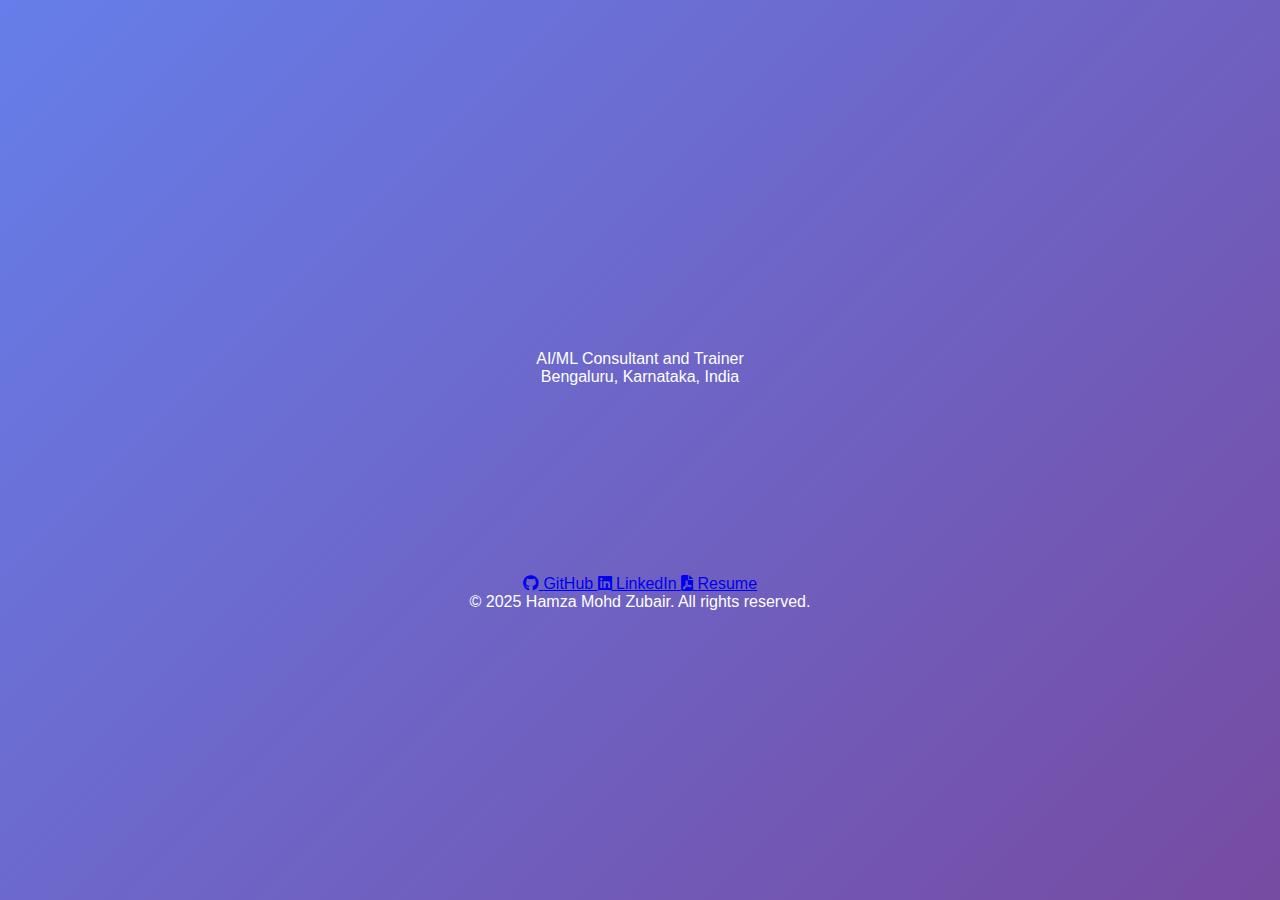
<file: index.html>
<!DOCTYPE html>
<html lang="en">
<head>
    <meta charset="UTF-8">
    <meta name="viewport" content="width=device-width, initial-scale=1.0">
    <title>Hamza Mohd Zubair - Portfolio</title>
    <link rel="stylesheet" href="style.css">
    <link href="https://cdnjs.cloudflare.com/ajax/libs/font-awesome/6.0.0/css/all.min.css" rel="stylesheet">
</head>
<body>
    <div class="container">
        <header class="header">
            <div class="profile">
                <h1 class="name">Hamza Mohd Zubair</h1>
                <p class="title">AI/ML Consultant and Trainer</p>
                <p class="location">Bengaluru, Karnataka, India</p>
            </div>
        </header>

        <main class="main">
            <section class="bio">
                <p>Passionate data scientist and developer with expertise in machine learning, statistical analysis, and software development. Currently exploring advanced research opportunities and building innovative solutions.</p>
            </section>

            <section class="links">
                <div class="link-grid">
                    <a href="https://github.com/hamzamohdzubair" class="link-card" target="_blank" rel="noopener">
                        <i class="fab fa-github"></i>
                        <span>GitHub</span>
                    </a>
                    
                    <a href="https://linkedin.com/in/hamzamohdzubair" class="link-card" target="_blank" rel="noopener">
                        <i class="fab fa-linkedin"></i>
                        <span>LinkedIn</span>
                    </a>
                    
                    <a href="resume.pdf" class="link-card" target="_blank" rel="noopener">
                        <i class="fas fa-file-pdf"></i>
                        <span>Resume</span>
                    </a>
                </div>
            </section>
        </main>

        <footer class="footer">
            <p>&copy; 2025 Hamza Mohd Zubair. All rights reserved.</p>
        </footer>
    </div>
</body>
</html>
</file>
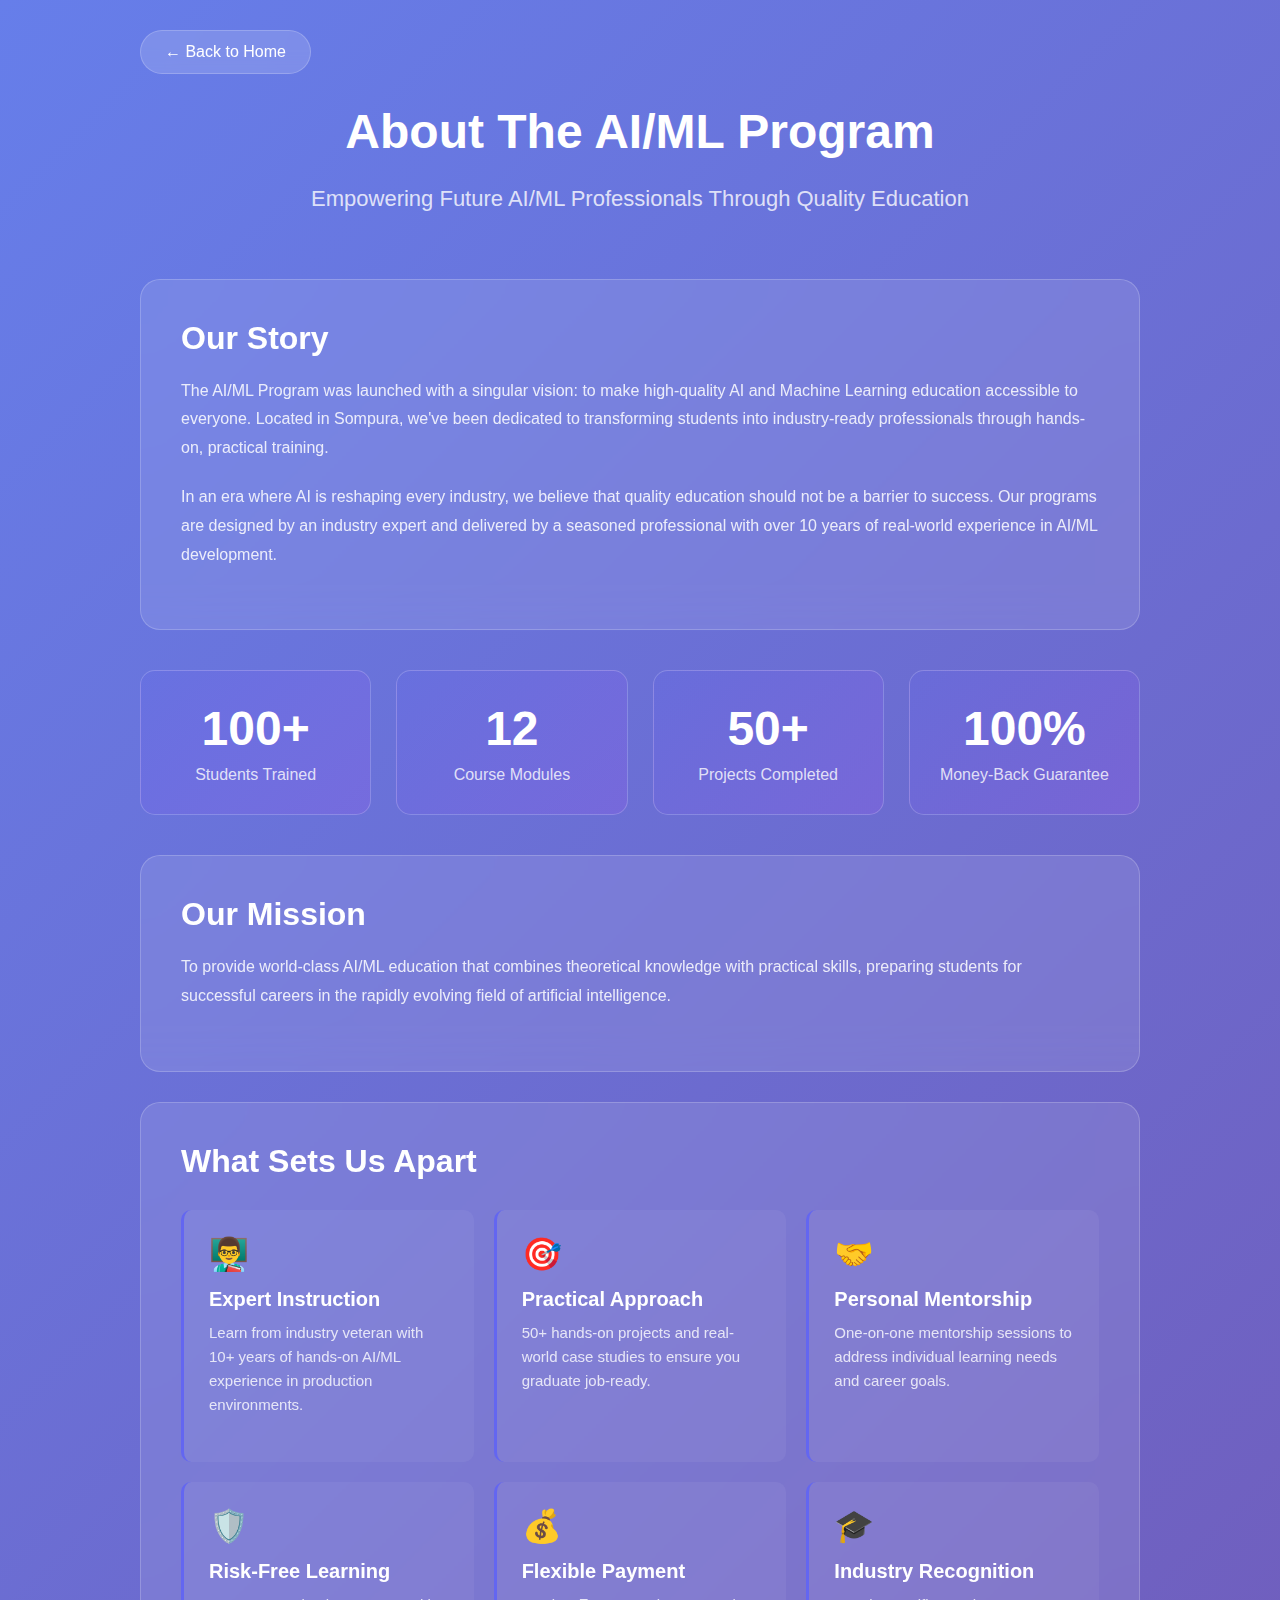
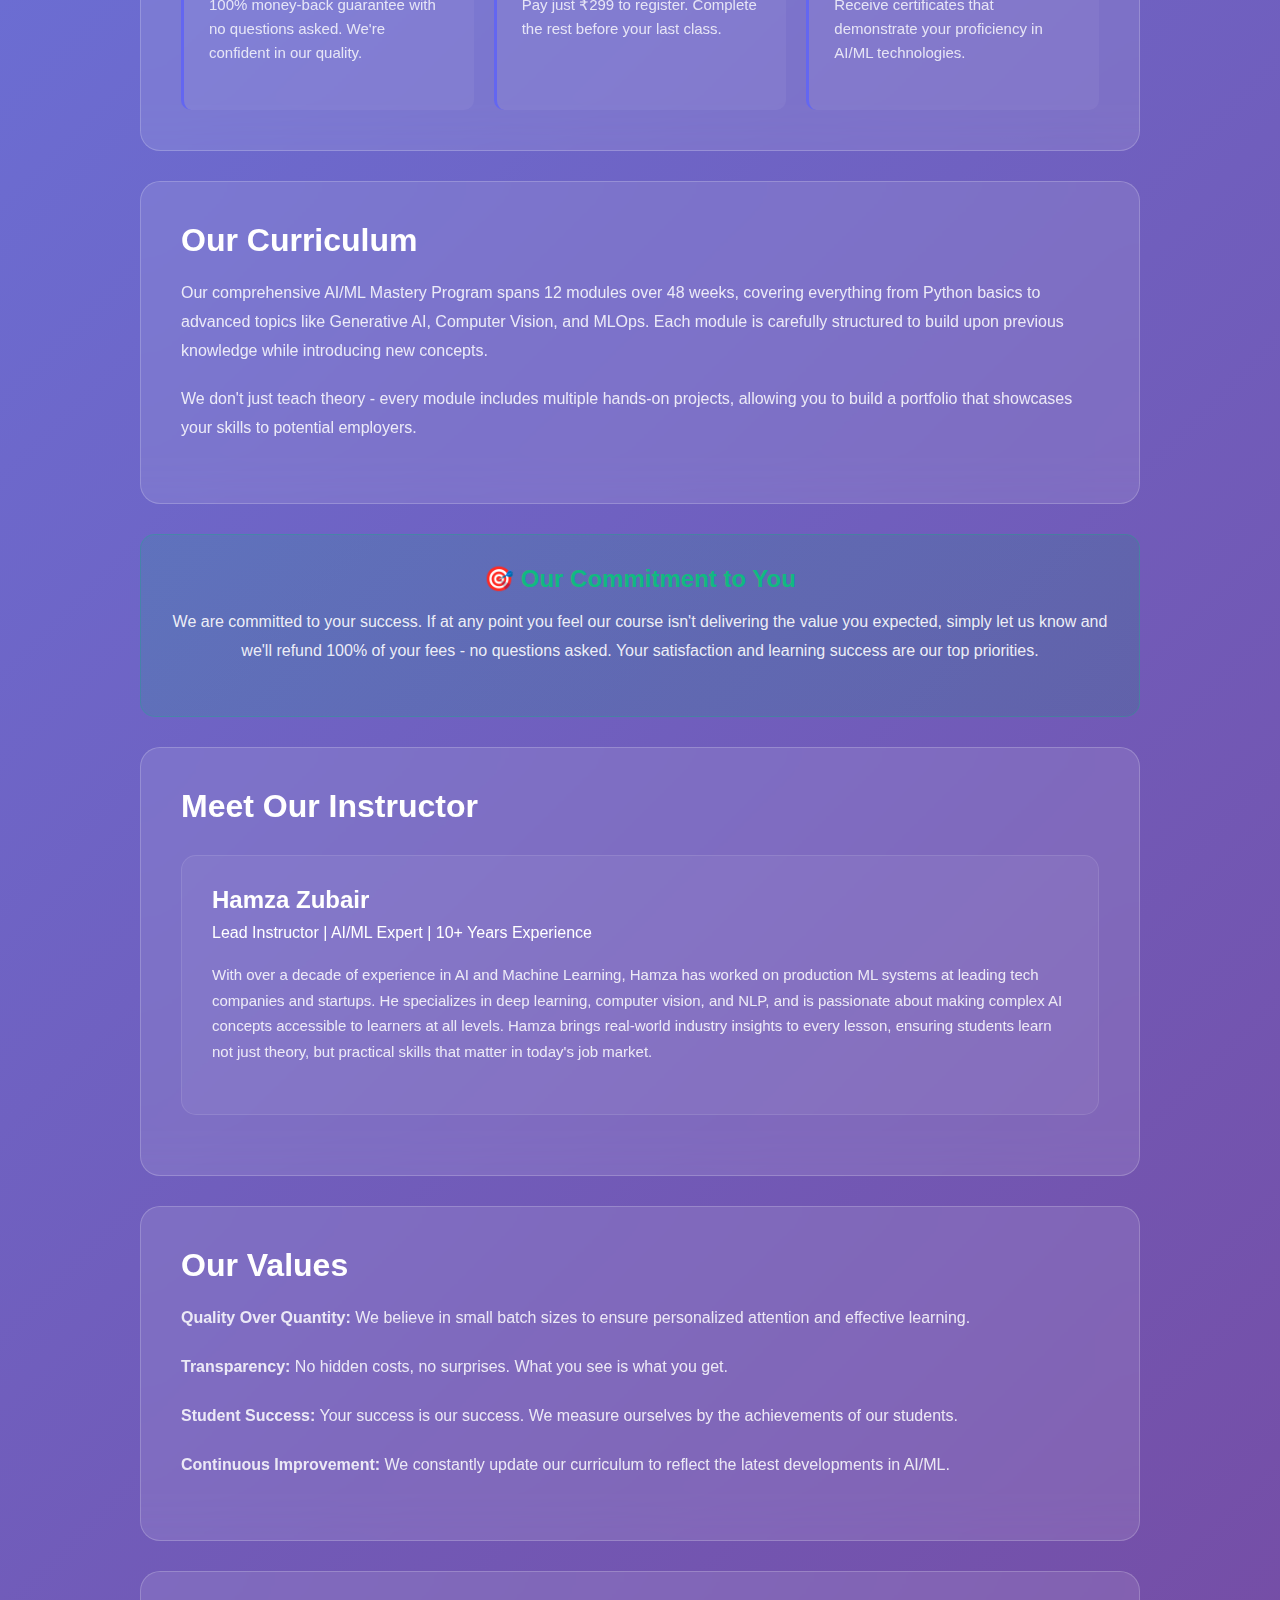
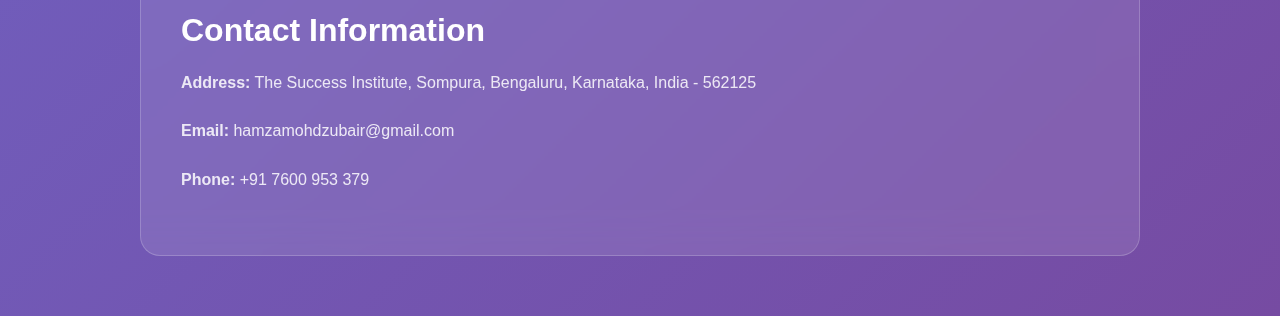
<file: about.html>
<!doctype html>
<html lang="en">
  <head>
    <meta charset="UTF-8" />
    <meta name="viewport" content="width=device-width, initial-scale=1.0" />
    <title>About The AI/ML Program</title>
    <link rel="stylesheet" href="/styles/common.css" />
    <style>
      body {
        padding: 30px;
      }

      .page-container {
        max-width: 1000px;
        margin: 0 auto;
      }

      .back-button {
        background: rgba(255, 255, 255, 0.15);
        backdrop-filter: blur(10px);
        border: 1px solid rgba(255, 255, 255, 0.2);
        color: white;
        padding: 12px 24px;
        border-radius: 25px;
        text-decoration: none;
        display: inline-flex;
        align-items: center;
        gap: 8px;
        margin-bottom: 30px;
        font-weight: 500;
        transition: all 0.3s ease;
      }

      .back-button:hover {
        background: rgba(255, 255, 255, 0.25);
        transform: translateY(-2px);
      }

      .hero-section {
        text-align: center;
        margin-bottom: 60px;
      }

      h1 {
        font-size: 48px;
        font-weight: 700;
        color: white;
        margin-bottom: 20px;
      }

      .tagline {
        font-size: 22px;
        color: rgba(255, 255, 255, 0.8);
        font-weight: 300;
        margin-bottom: 30px;
      }

      .content-section {
        background: rgba(255, 255, 255, 0.1);
        backdrop-filter: blur(20px);
        border: 1px solid rgba(255, 255, 255, 0.2);
        border-radius: 20px;
        padding: 40px;
        margin-bottom: 30px;
      }

      h2 {
        font-size: 32px;
        font-weight: 600;
        color: white;
        margin-bottom: 20px;
      }

      p {
        font-size: 16px;
        color: rgba(255, 255, 255, 0.85);
        line-height: 1.8;
        margin-bottom: 20px;
      }

      .stats-grid {
        display: grid;
        grid-template-columns: repeat(auto-fit, minmax(200px, 1fr));
        gap: 25px;
        margin: 40px 0;
      }

      .stat-card {
        background: linear-gradient(
          135deg,
          rgba(99, 102, 241, 0.2),
          rgba(168, 85, 247, 0.2)
        );
        border: 1px solid rgba(255, 255, 255, 0.2);
        border-radius: 15px;
        padding: 30px;
        text-align: center;
        transition: all 0.3s ease;
      }

      .stat-card:hover {
        transform: translateY(-5px);
        box-shadow: 0 15px 35px rgba(99, 102, 241, 0.3);
      }

      .stat-number {
        font-size: 48px;
        font-weight: 800;
        color: white;
        display: block;
        margin-bottom: 10px;
      }

      .stat-label {
        font-size: 16px;
        color: rgba(255, 255, 255, 0.8);
        font-weight: 500;
      }

      .values-grid {
        display: grid;
        grid-template-columns: repeat(auto-fit, minmax(250px, 1fr));
        gap: 20px;
        margin-top: 30px;
      }

      .value-card {
        background: rgba(255, 255, 255, 0.05);
        border-left: 3px solid #6366f1;
        padding: 25px;
        border-radius: 10px;
      }

      .value-icon {
        font-size: 32px;
        margin-bottom: 15px;
      }

      .value-title {
        font-size: 20px;
        font-weight: 600;
        color: white;
        margin-bottom: 10px;
      }

      .value-description {
        font-size: 15px;
        color: rgba(255, 255, 255, 0.8);
        line-height: 1.6;
      }

      .team-section {
        margin-top: 30px;
      }

      .instructor-card {
        background: rgba(255, 255, 255, 0.05);
        border: 1px solid rgba(255, 255, 255, 0.1);
        border-radius: 15px;
        padding: 30px;
        margin-bottom: 20px;
      }

      .instructor-name {
        font-size: 24px;
        font-weight: 600;
        color: white;
        margin-bottom: 5px;
      }

      .instructor-title {
        font-size: 16px;
        color: #fff;
        margin-bottom: 15px;
      }

      .instructor-bio {
        font-size: 15px;
        color: rgba(255, 255, 255, 0.85);
        line-height: 1.7;
      }

      .highlight-box {
        background: linear-gradient(
          135deg,
          rgba(16, 185, 129, 0.15),
          rgba(5, 150, 105, 0.15)
        );
        border: 1px solid rgba(16, 185, 129, 0.3);
        border-radius: 15px;
        padding: 30px;
        margin: 30px 0;
        text-align: center;
      }

      .highlight-box h3 {
        font-size: 24px;
        color: #10b981;
        margin-bottom: 15px;
      }

      @media (max-width: 768px) {
        body {
          padding: 20px;
        }

        h1 {
          font-size: 36px;
        }

        .tagline {
          font-size: 18px;
        }

        h2 {
          font-size: 26px;
        }

        .content-section {
          padding: 30px 25px;
        }

        .stats-grid {
          grid-template-columns: repeat(2, 1fr);
        }

        .values-grid {
          grid-template-columns: 1fr;
        }
      }
    </style>
  </head>
  <body>
    <div class="page-container">
      <a href="/index.html" class="back-button">← Back to Home</a>

      <div class="hero-section">
        <h1>About The AI/ML Program</h1>
        <p class="tagline">
          Empowering Future AI/ML Professionals Through Quality Education
        </p>
      </div>

      <div class="content-section">
        <h2>Our Story</h2>
        <p>
          The AI/ML Program was launched with a singular vision: to make
          high-quality AI and Machine Learning education accessible to everyone.
          Located in Sompura, we've been dedicated to transforming students into
          industry-ready professionals through hands-on, practical training.
        </p>
        <p>
          In an era where AI is reshaping every industry, we believe that
          quality education should not be a barrier to success. Our programs are
          designed by an industry expert and delivered by a seasoned
          professional with over 10 years of real-world experience in AI/ML
          development.
        </p>
      </div>

      <div class="stats-grid">
        <div class="stat-card">
          <span class="stat-number">100+</span>
          <span class="stat-label">Students Trained</span>
        </div>
        <div class="stat-card">
          <span class="stat-number">12</span>
          <span class="stat-label">Course Modules</span>
        </div>
        <div class="stat-card">
          <span class="stat-number">50+</span>
          <span class="stat-label">Projects Completed</span>
        </div>
        <div class="stat-card">
          <span class="stat-number">100%</span>
          <span class="stat-label">Money-Back Guarantee</span>
        </div>
      </div>

      <div class="content-section">
        <h2>Our Mission</h2>
        <p>
          To provide world-class AI/ML education that combines theoretical
          knowledge with practical skills, preparing students for successful
          careers in the rapidly evolving field of artificial intelligence.
        </p>
      </div>

      <div class="content-section">
        <h2>What Sets Us Apart</h2>
        <div class="values-grid">
          <div class="value-card">
            <div class="value-icon">👨‍🏫</div>
            <h3 class="value-title">Expert Instruction</h3>
            <p class="value-description">
              Learn from industry veteran with 10+ years of hands-on AI/ML
              experience in production environments.
            </p>
          </div>

          <div class="value-card">
            <div class="value-icon">🎯</div>
            <h3 class="value-title">Practical Approach</h3>
            <p class="value-description">
              50+ hands-on projects and real-world case studies to ensure you
              graduate job-ready.
            </p>
          </div>

          <div class="value-card">
            <div class="value-icon">🤝</div>
            <h3 class="value-title">Personal Mentorship</h3>
            <p class="value-description">
              One-on-one mentorship sessions to address individual learning
              needs and career goals.
            </p>
          </div>

          <div class="value-card">
            <div class="value-icon">🛡️</div>
            <h3 class="value-title">Risk-Free Learning</h3>
            <p class="value-description">
              100% money-back guarantee with no questions asked. We're confident
              in our quality.
            </p>
          </div>

          <div class="value-card">
            <div class="value-icon">💰</div>
            <h3 class="value-title">Flexible Payment</h3>
            <p class="value-description">
              Pay just ₹299 to register. Complete the rest before your last
              class.
            </p>
          </div>

          <div class="value-card">
            <div class="value-icon">🎓</div>
            <h3 class="value-title">Industry Recognition</h3>
            <p class="value-description">
              Receive certificates that demonstrate your proficiency in AI/ML
              technologies.
            </p>
          </div>
        </div>
      </div>

      <div class="content-section">
        <h2>Our Curriculum</h2>
        <p>
          Our comprehensive AI/ML Mastery Program spans 12 modules over 48
          weeks, covering everything from Python basics to advanced topics like
          Generative AI, Computer Vision, and MLOps. Each module is carefully
          structured to build upon previous knowledge while introducing new
          concepts.
        </p>
        <p>
          We don't just teach theory - every module includes multiple hands-on
          projects, allowing you to build a portfolio that showcases your skills
          to potential employers.
        </p>
      </div>

      <div class="highlight-box">
        <h3>🎯 Our Commitment to You</h3>
        <p style="color: rgba(255, 255, 255, 0.9); font-size: 16px">
          We are committed to your success. If at any point you feel our course
          isn't delivering the value you expected, simply let us know and we'll
          refund 100% of your fees - no questions asked. Your satisfaction and
          learning success are our top priorities.
        </p>
      </div>

      <div class="content-section">
        <h2>Meet Our Instructor</h2>
        <div class="team-section">
          <div class="instructor-card">
            <h3 class="instructor-name">Hamza Zubair</h3>
            <p class="instructor-title">
              Lead Instructor | AI/ML Expert | 10+ Years Experience
            </p>
            <p class="instructor-bio">
              With over a decade of experience in AI and Machine Learning, Hamza
              has worked on production ML systems at leading tech companies and
              startups. He specializes in deep learning, computer vision, and
              NLP, and is passionate about making complex AI concepts accessible
              to learners at all levels. Hamza brings real-world industry
              insights to every lesson, ensuring students learn not just theory,
              but practical skills that matter in today's job market.
            </p>
          </div>
        </div>
      </div>

      <div class="content-section">
        <h2>Our Values</h2>
        <p>
          <strong>Quality Over Quantity:</strong> We believe in small batch
          sizes to ensure personalized attention and effective learning.
        </p>
        <p>
          <strong>Transparency:</strong> No hidden costs, no surprises. What you
          see is what you get.
        </p>
        <p>
          <strong>Student Success:</strong> Your success is our success. We
          measure ourselves by the achievements of our students.
        </p>
        <p>
          <strong>Continuous Improvement:</strong> We constantly update our
          curriculum to reflect the latest developments in AI/ML.
        </p>
      </div>

      <div class="content-section">
        <h2>Contact Information</h2>
        <p>
          <strong>Address:</strong> The Success Institute, Sompura, Bengaluru,
          Karnataka, India - 562125
        </p>
        <p><strong>Email:</strong> hamzamohdzubair@gmail.com</p>
        <p><strong>Phone:</strong> +91 7600 953 379</p>
      </div>
    </div>
  </body>
</html>
</file>
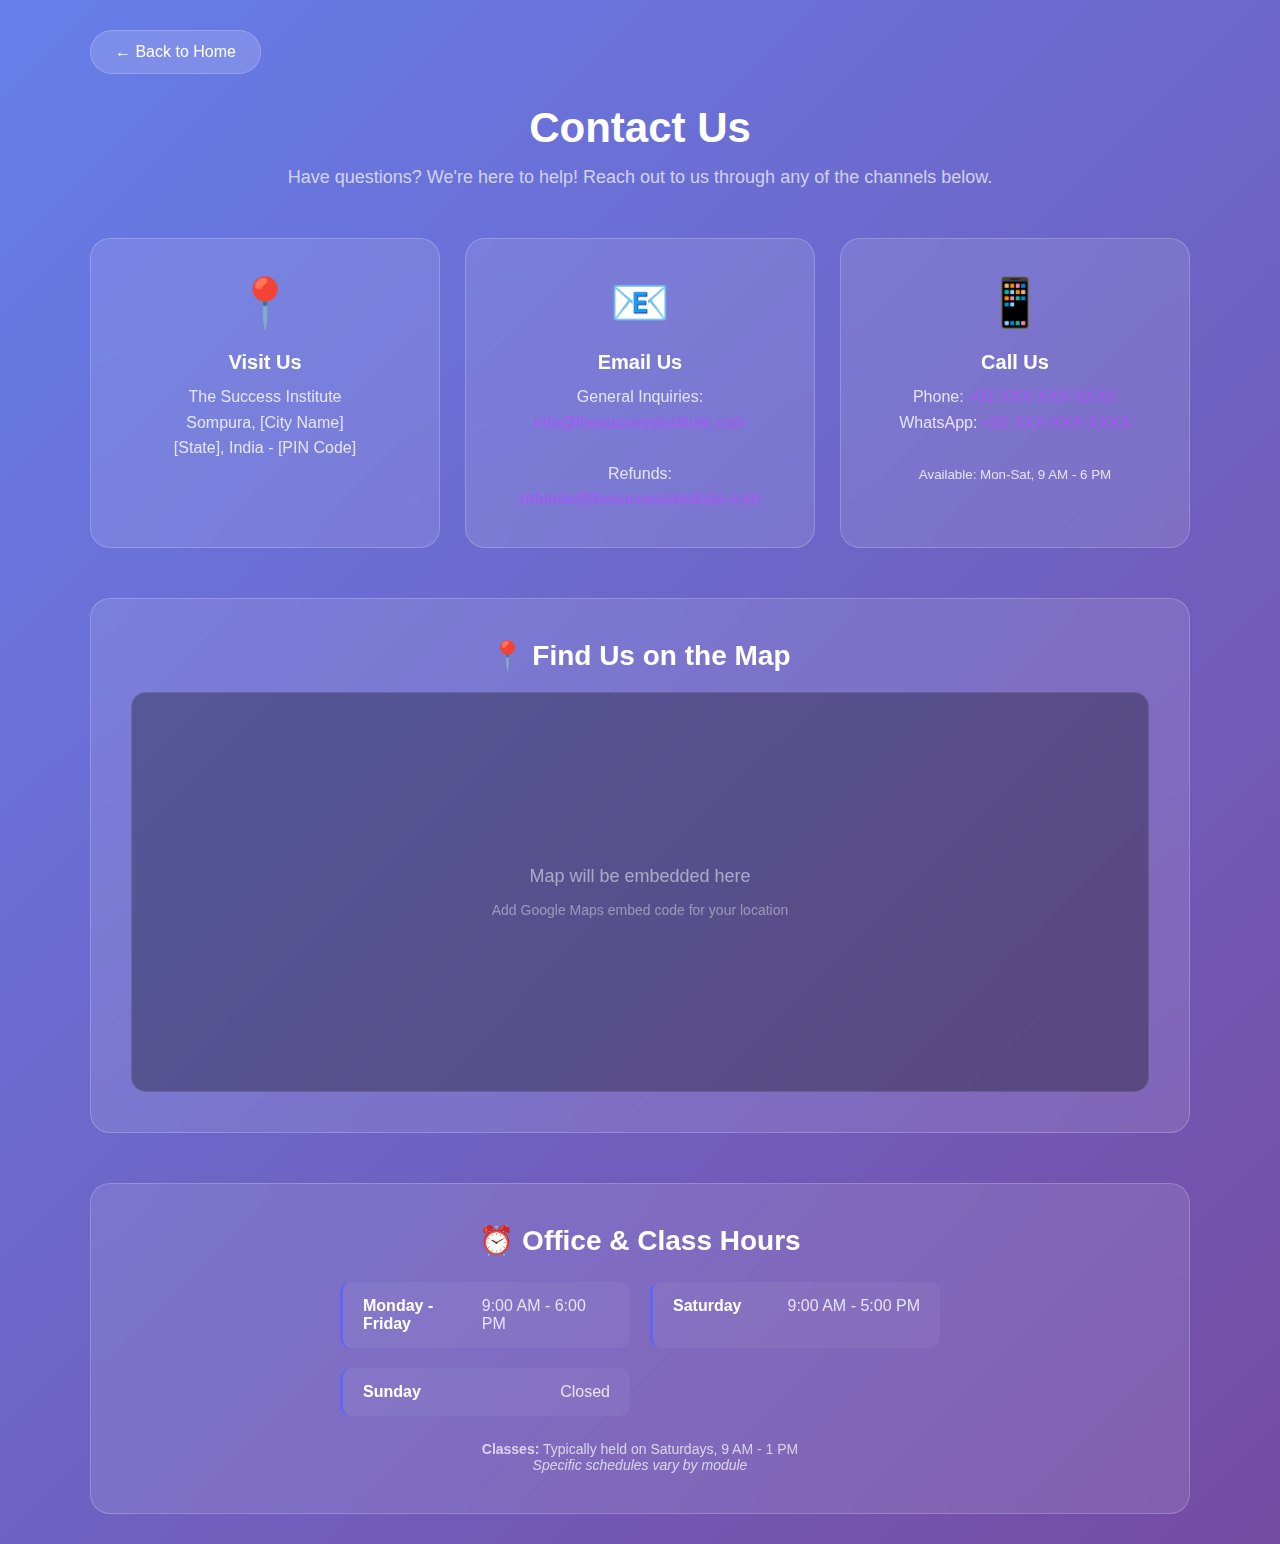
<file: contact.html>
<!doctype html>
<html lang="en">
  <head>
    <meta charset="UTF-8" />
    <meta name="viewport" content="width=device-width, initial-scale=1.0" />
    <title>Contact Us - The Success Institute</title>
    <link rel="stylesheet" href="/styles/common.css" />
    <style>
      body {
        padding: 30px;
      }

      .page-container {
        max-width: 1100px;
        margin: 0 auto;
      }

      .back-button {
        background: rgba(255, 255, 255, 0.15);
        backdrop-filter: blur(10px);
        border: 1px solid rgba(255, 255, 255, 0.2);
        color: white;
        padding: 12px 24px;
        border-radius: 25px;
        text-decoration: none;
        display: inline-flex;
        align-items: center;
        gap: 8px;
        margin-bottom: 30px;
        font-weight: 500;
        transition: all 0.3s ease;
      }

      .back-button:hover {
        background: rgba(255, 255, 255, 0.25);
        transform: translateY(-2px);
      }

      h1 {
        font-size: 42px;
        font-weight: 700;
        color: white;
        margin-bottom: 15px;
        text-align: center;
      }

      .subtitle {
        font-size: 18px;
        color: rgba(255, 255, 255, 0.7);
        text-align: center;
        margin-bottom: 50px;
      }

      .contact-grid {
        display: grid;
        grid-template-columns: repeat(auto-fit, minmax(300px, 1fr));
        gap: 25px;
        margin-bottom: 50px;
      }

      .contact-card {
        background: rgba(255, 255, 255, 0.1);
        backdrop-filter: blur(20px);
        border: 1px solid rgba(255, 255, 255, 0.2);
        border-radius: 20px;
        padding: 35px 30px;
        text-align: center;
        transition: all 0.3s ease;
      }

      .contact-card:hover {
        background: rgba(255, 255, 255, 0.15);
        transform: translateY(-5px);
        box-shadow: 0 20px 40px rgba(0, 0, 0, 0.3);
      }

      .contact-icon {
        font-size: 48px;
        margin-bottom: 20px;
      }

      .contact-title {
        font-size: 20px;
        font-weight: 600;
        color: white;
        margin-bottom: 10px;
      }

      .contact-info {
        font-size: 16px;
        color: rgba(255, 255, 255, 0.8);
        line-height: 1.6;
      }

      .contact-info a {
        color: #a855f7;
        text-decoration: none;
        transition: color 0.3s ease;
      }

      .contact-info a:hover {
        color: #6366f1;
        text-decoration: underline;
      }

      .map-section {
        background: rgba(255, 255, 255, 0.1);
        backdrop-filter: blur(20px);
        border: 1px solid rgba(255, 255, 255, 0.2);
        border-radius: 20px;
        padding: 40px;
        margin-bottom: 50px;
      }

      .map-title {
        font-size: 28px;
        font-weight: 600;
        color: white;
        margin-bottom: 20px;
        text-align: center;
      }

      .map-placeholder {
        background: rgba(0, 0, 0, 0.3);
        border: 1px solid rgba(255, 255, 255, 0.1);
        border-radius: 15px;
        height: 400px;
        display: flex;
        align-items: center;
        justify-content: center;
        color: rgba(255, 255, 255, 0.5);
        font-size: 18px;
      }

      .hours-section {
        background: rgba(255, 255, 255, 0.1);
        backdrop-filter: blur(20px);
        border: 1px solid rgba(255, 255, 255, 0.2);
        border-radius: 20px;
        padding: 40px;
      }

      .hours-title {
        font-size: 28px;
        font-weight: 600;
        color: white;
        margin-bottom: 25px;
        text-align: center;
      }

      .hours-grid {
        display: grid;
        grid-template-columns: repeat(auto-fit, minmax(250px, 1fr));
        gap: 20px;
        max-width: 600px;
        margin: 0 auto;
      }

      .hours-item {
        display: flex;
        justify-content: space-between;
        padding: 15px 20px;
        background: rgba(255, 255, 255, 0.05);
        border-radius: 10px;
        border-left: 3px solid #6366f1;
      }

      .day {
        font-weight: 600;
        color: white;
      }

      .time {
        color: rgba(255, 255, 255, 0.8);
      }

      @media (max-width: 768px) {
        body {
          padding: 20px;
        }

        h1 {
          font-size: 32px;
        }

        .subtitle {
          font-size: 16px;
        }

        .contact-grid {
          grid-template-columns: 1fr;
        }

        .map-section,
        .hours-section {
          padding: 30px 25px;
        }

        .map-placeholder {
          height: 300px;
        }
      }
    </style>
  </head>
  <body>
    <div class="page-container">
      <a href="/index.html" class="back-button">← Back to Home</a>

      <h1>Contact Us</h1>
      <p class="subtitle">
        Have questions? We're here to help! Reach out to us through any of the
        channels below.
      </p>

      <div class="contact-grid">
        <div class="contact-card">
          <div class="contact-icon">📍</div>
          <h3 class="contact-title">Visit Us</h3>
          <p class="contact-info">
            The Success Institute<br />
            Sompura, [City Name]<br />
            [State], India - [PIN Code]
          </p>
        </div>

        <div class="contact-card">
          <div class="contact-icon">📧</div>
          <h3 class="contact-title">Email Us</h3>
          <p class="contact-info">
            General Inquiries:<br />
            <a href="mailto:info@thesuccessinstitute.com"
              >info@thesuccessinstitute.com</a
            ><br /><br />
            Refunds:<br />
            <a href="mailto:refunds@thesuccessinstitute.com"
              >refunds@thesuccessinstitute.com</a
            >
          </p>
        </div>

        <div class="contact-card">
          <div class="contact-icon">📱</div>
          <h3 class="contact-title">Call Us</h3>
          <p class="contact-info">
            Phone: <a href="tel:+91XXXXXXXXXX">+91 XXX-XXX-XXXX</a><br />
            WhatsApp: <a href="https://wa.me/91XXXXXXXXXX">+91 XXX-XXX-XXXX</a
            ><br /><br />
            <small>Available: Mon-Sat, 9 AM - 6 PM</small>
          </p>
        </div>
      </div>

      <div class="map-section">
        <h2 class="map-title">📍 Find Us on the Map</h2>
        <div class="map-placeholder">
          <!-- Replace this with actual Google Maps embed -->
          <div style="text-align: center;">
            <p style="margin-bottom: 15px;">Map will be embedded here</p>
            <p style="font-size: 14px; color: rgba(255, 255, 255, 0.4);">
              Add Google Maps embed code for your location
            </p>
          </div>
        </div>
      </div>

      <div class="hours-section">
        <h2 class="hours-title">⏰ Office & Class Hours</h2>
        <div class="hours-grid">
          <div class="hours-item">
            <span class="day">Monday - Friday</span>
            <span class="time">9:00 AM - 6:00 PM</span>
          </div>
          <div class="hours-item">
            <span class="day">Saturday</span>
            <span class="time">9:00 AM - 5:00 PM</span>
          </div>
          <div class="hours-item">
            <span class="day">Sunday</span>
            <span class="time">Closed</span>
          </div>
        </div>
        <p
          style="
            text-align: center;
            margin-top: 25px;
            color: rgba(255, 255, 255, 0.7);
            font-size: 14px;
          "
        >
          <strong>Classes:</strong> Typically held on Saturdays, 9 AM - 1 PM<br />
          <em>Specific schedules vary by module</em>
        </p>
      </div>
    </div>
  </body>
</html>
</file>
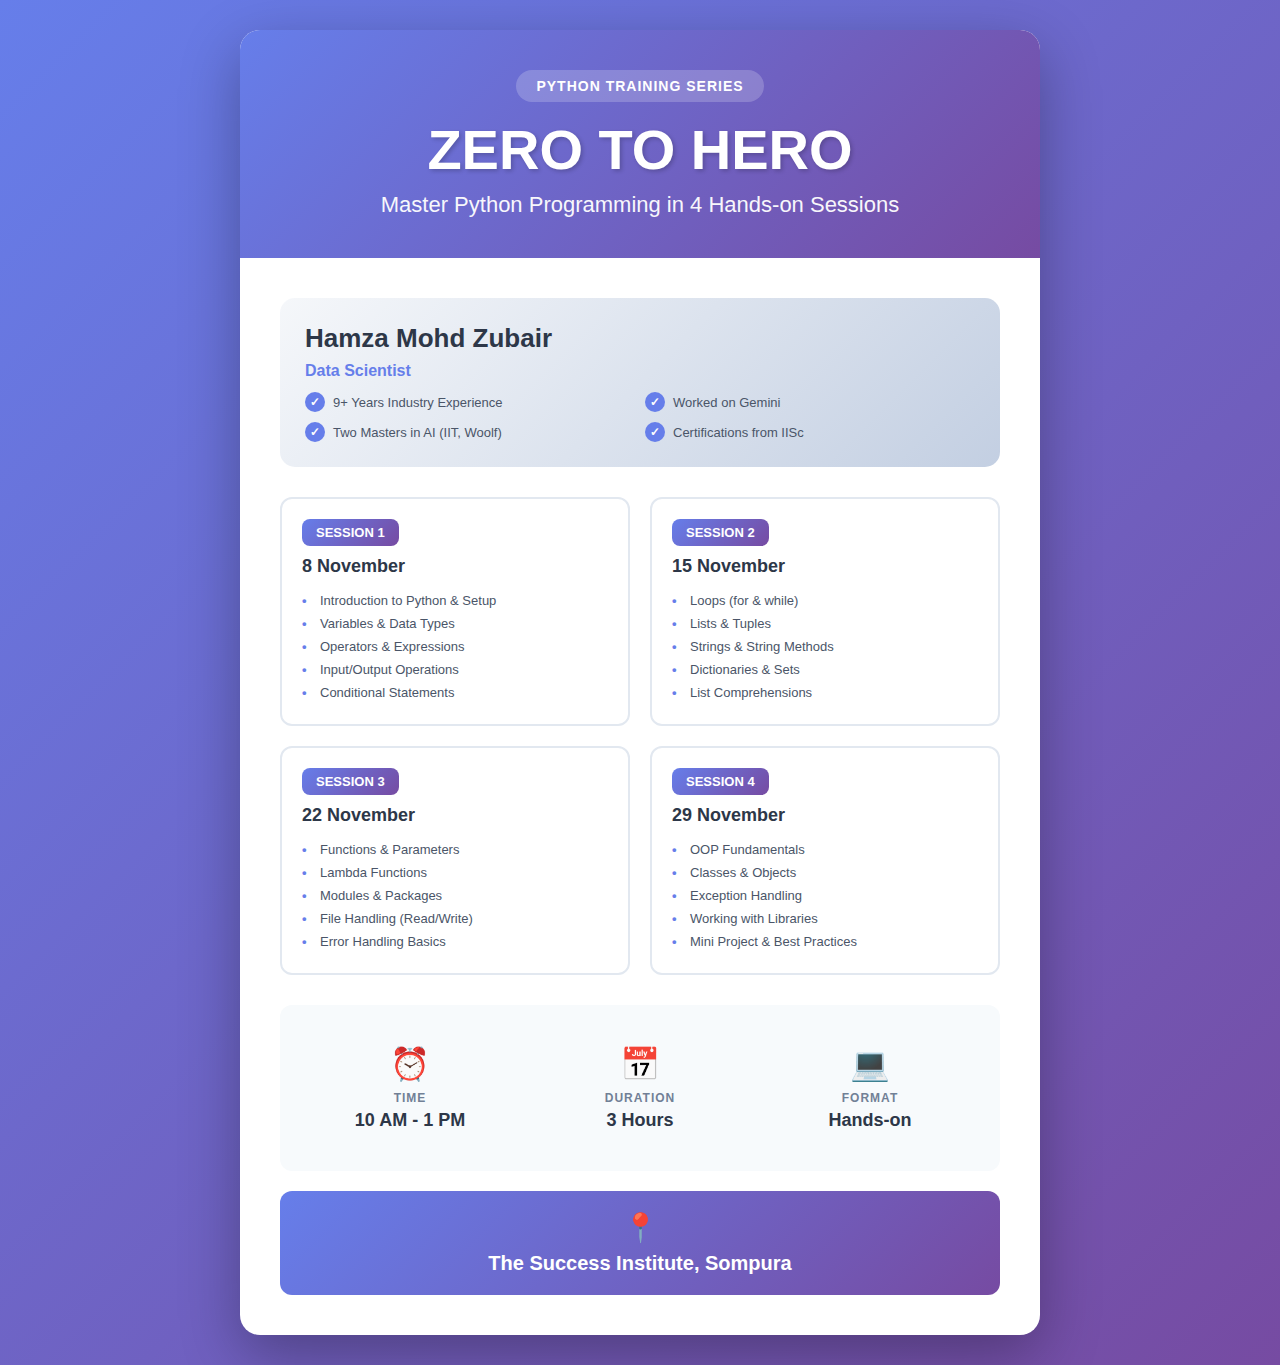
<file: python1.html>
<!doctype html>
<html lang="en">
  <head>
    <meta charset="UTF-8" />
    <meta name="viewport" content="width=device-width, initial-scale=1.0" />
    <title>Python Zero to Hero</title>
    <style>
      * {
        margin: 0;
        padding: 0;
        box-sizing: border-box;
      }

      body {
        font-family: "Segoe UI", Tahoma, Geneva, Verdana, sans-serif;
        background: linear-gradient(135deg, #667eea 0%, #764ba2 100%);
        padding: 30px;
        display: flex;
        justify-content: center;
        align-items: center;
        min-height: 100vh;
      }

      .poster {
        background: white;
        width: 800px;
        border-radius: 20px;
        overflow: hidden;
        box-shadow: 0 20px 60px rgba(0, 0, 0, 0.3);
      }

      .header {
        background: linear-gradient(135deg, #667eea 0%, #764ba2 100%);
        color: white;
        padding: 40px;
        text-align: center;
      }

      .series-tag {
        background: rgba(255, 255, 255, 0.2);
        display: inline-block;
        padding: 8px 20px;
        border-radius: 20px;
        font-size: 14px;
        font-weight: 600;
        letter-spacing: 1px;
        margin-bottom: 15px;
      }

      .main-title {
        font-size: 56px;
        font-weight: 800;
        margin-bottom: 10px;
        text-shadow: 2px 2px 4px rgba(0, 0, 0, 0.2);
      }

      .subtitle {
        font-size: 22px;
        opacity: 0.95;
        font-weight: 300;
      }

      .content {
        padding: 40px;
      }

      .instructor-section {
        background: linear-gradient(135deg, #f5f7fa 0%, #c3cfe2 100%);
        padding: 25px;
        border-radius: 15px;
        margin-bottom: 30px;
      }

      .instructor-name {
        font-size: 26px;
        font-weight: 700;
        color: #2d3748;
        margin-bottom: 8px;
      }

      .instructor-title {
        font-size: 16px;
        color: #667eea;
        font-weight: 600;
        margin-bottom: 12px;
      }

      .credentials {
        display: grid;
        grid-template-columns: repeat(2, 1fr);
        gap: 10px;
        font-size: 13px;
        color: #4a5568;
      }

      .credential-item {
        display: flex;
        align-items: center;
        gap: 8px;
      }

      .credential-item::before {
        content: "✓";
        background: #667eea;
        color: white;
        width: 20px;
        height: 20px;
        border-radius: 50%;
        display: flex;
        align-items: center;
        justify-content: center;
        font-size: 12px;
        font-weight: bold;
        flex-shrink: 0;
      }

      .sessions-grid {
        display: grid;
        grid-template-columns: repeat(2, 1fr);
        gap: 20px;
        margin-bottom: 30px;
      }

      .session-card {
        background: white;
        border: 2px solid #e2e8f0;
        border-radius: 12px;
        padding: 20px;
        transition: all 0.3s ease;
      }

      .session-card:hover {
        border-color: #667eea;
        box-shadow: 0 8px 16px rgba(102, 126, 234, 0.1);
        transform: translateY(-2px);
      }

      .session-number {
        background: linear-gradient(135deg, #667eea 0%, #764ba2 100%);
        color: white;
        display: inline-block;
        padding: 6px 14px;
        border-radius: 8px;
        font-size: 13px;
        font-weight: 700;
        margin-bottom: 10px;
      }

      .session-date {
        font-size: 18px;
        font-weight: 700;
        color: #2d3748;
        margin-bottom: 12px;
      }

      .session-topics {
        list-style: none;
        font-size: 13px;
        color: #4a5568;
      }

      .session-topics li {
        padding: 4px 0;
        padding-left: 18px;
        position: relative;
      }

      .session-topics li::before {
        content: "•";
        color: #667eea;
        font-weight: bold;
        position: absolute;
        left: 0;
      }

      .details-section {
        background: #f7fafc;
        padding: 25px;
        border-radius: 12px;
        margin-bottom: 20px;
      }

      .details-grid {
        display: grid;
        grid-template-columns: repeat(3, 1fr);
        gap: 20px;
        text-align: center;
      }

      .detail-item {
        padding: 15px;
      }

      .detail-icon {
        font-size: 32px;
        margin-bottom: 8px;
      }

      .detail-label {
        font-size: 12px;
        color: #718096;
        text-transform: uppercase;
        letter-spacing: 1px;
        margin-bottom: 5px;
        font-weight: 600;
      }

      .detail-value {
        font-size: 18px;
        font-weight: 700;
        color: #2d3748;
      }

      .location-section {
        text-align: center;
        padding: 20px;
        background: linear-gradient(135deg, #667eea 0%, #764ba2 100%);
        color: white;
        border-radius: 12px;
      }

      .location-icon {
        font-size: 28px;
        margin-bottom: 8px;
      }

      .location-text {
        font-size: 20px;
        font-weight: 600;
      }

      @media print {
        body {
          padding: 0;
          background: white;
        }
        .poster {
          box-shadow: none;
        }
      }
    </style>
  </head>
  <body>
    <div class="poster">
      <div class="header">
        <div class="series-tag">PYTHON TRAINING SERIES</div>
        <div class="main-title">ZERO TO HERO</div>
        <div class="subtitle">
          Master Python Programming in 4 Hands-on Sessions
        </div>
      </div>

      <div class="content">
        <div class="instructor-section">
          <div class="instructor-name">Hamza Mohd Zubair</div>
          <div class="instructor-title">Data Scientist</div>
          <div class="credentials">
            <div class="credential-item">9+ Years Industry Experience</div>
            <div class="credential-item">Worked on Gemini</div>
            <div class="credential-item">Two Masters in AI (IIT, Woolf)</div>
            <div class="credential-item">Certifications from IISc</div>
          </div>
        </div>

        <div class="sessions-grid">
          <div class="session-card">
            <div class="session-number">SESSION 1</div>
            <div class="session-date">8 November</div>
            <ul class="session-topics">
              <li>Introduction to Python & Setup</li>
              <li>Variables & Data Types</li>
              <li>Operators & Expressions</li>
              <li>Input/Output Operations</li>
              <li>Conditional Statements</li>
            </ul>
          </div>

          <div class="session-card">
            <div class="session-number">SESSION 2</div>
            <div class="session-date">15 November</div>
            <ul class="session-topics">
              <li>Loops (for & while)</li>
              <li>Lists & Tuples</li>
              <li>Strings & String Methods</li>
              <li>Dictionaries & Sets</li>
              <li>List Comprehensions</li>
            </ul>
          </div>

          <div class="session-card">
            <div class="session-number">SESSION 3</div>
            <div class="session-date">22 November</div>
            <ul class="session-topics">
              <li>Functions & Parameters</li>
              <li>Lambda Functions</li>
              <li>Modules & Packages</li>
              <li>File Handling (Read/Write)</li>
              <li>Error Handling Basics</li>
            </ul>
          </div>

          <div class="session-card">
            <div class="session-number">SESSION 4</div>
            <div class="session-date">29 November</div>
            <ul class="session-topics">
              <li>OOP Fundamentals</li>
              <li>Classes & Objects</li>
              <li>Exception Handling</li>
              <li>Working with Libraries</li>
              <li>Mini Project & Best Practices</li>
            </ul>
          </div>
        </div>

        <div class="details-section">
          <div class="details-grid">
            <div class="detail-item">
              <div class="detail-icon">⏰</div>
              <div class="detail-label">Time</div>
              <div class="detail-value">10 AM - 1 PM</div>
            </div>
            <div class="detail-item">
              <div class="detail-icon">📅</div>
              <div class="detail-label">Duration</div>
              <div class="detail-value">3 Hours</div>
            </div>
            <div class="detail-item">
              <div class="detail-icon">💻</div>
              <div class="detail-label">Format</div>
              <div class="detail-value">Hands-on</div>
            </div>
          </div>
        </div>

        <div class="location-section">
          <div class="location-icon">📍</div>
          <div class="location-text">The Success Institute, Sompura</div>
        </div>
      </div>
    </div>
  </body>
</html>
</file>
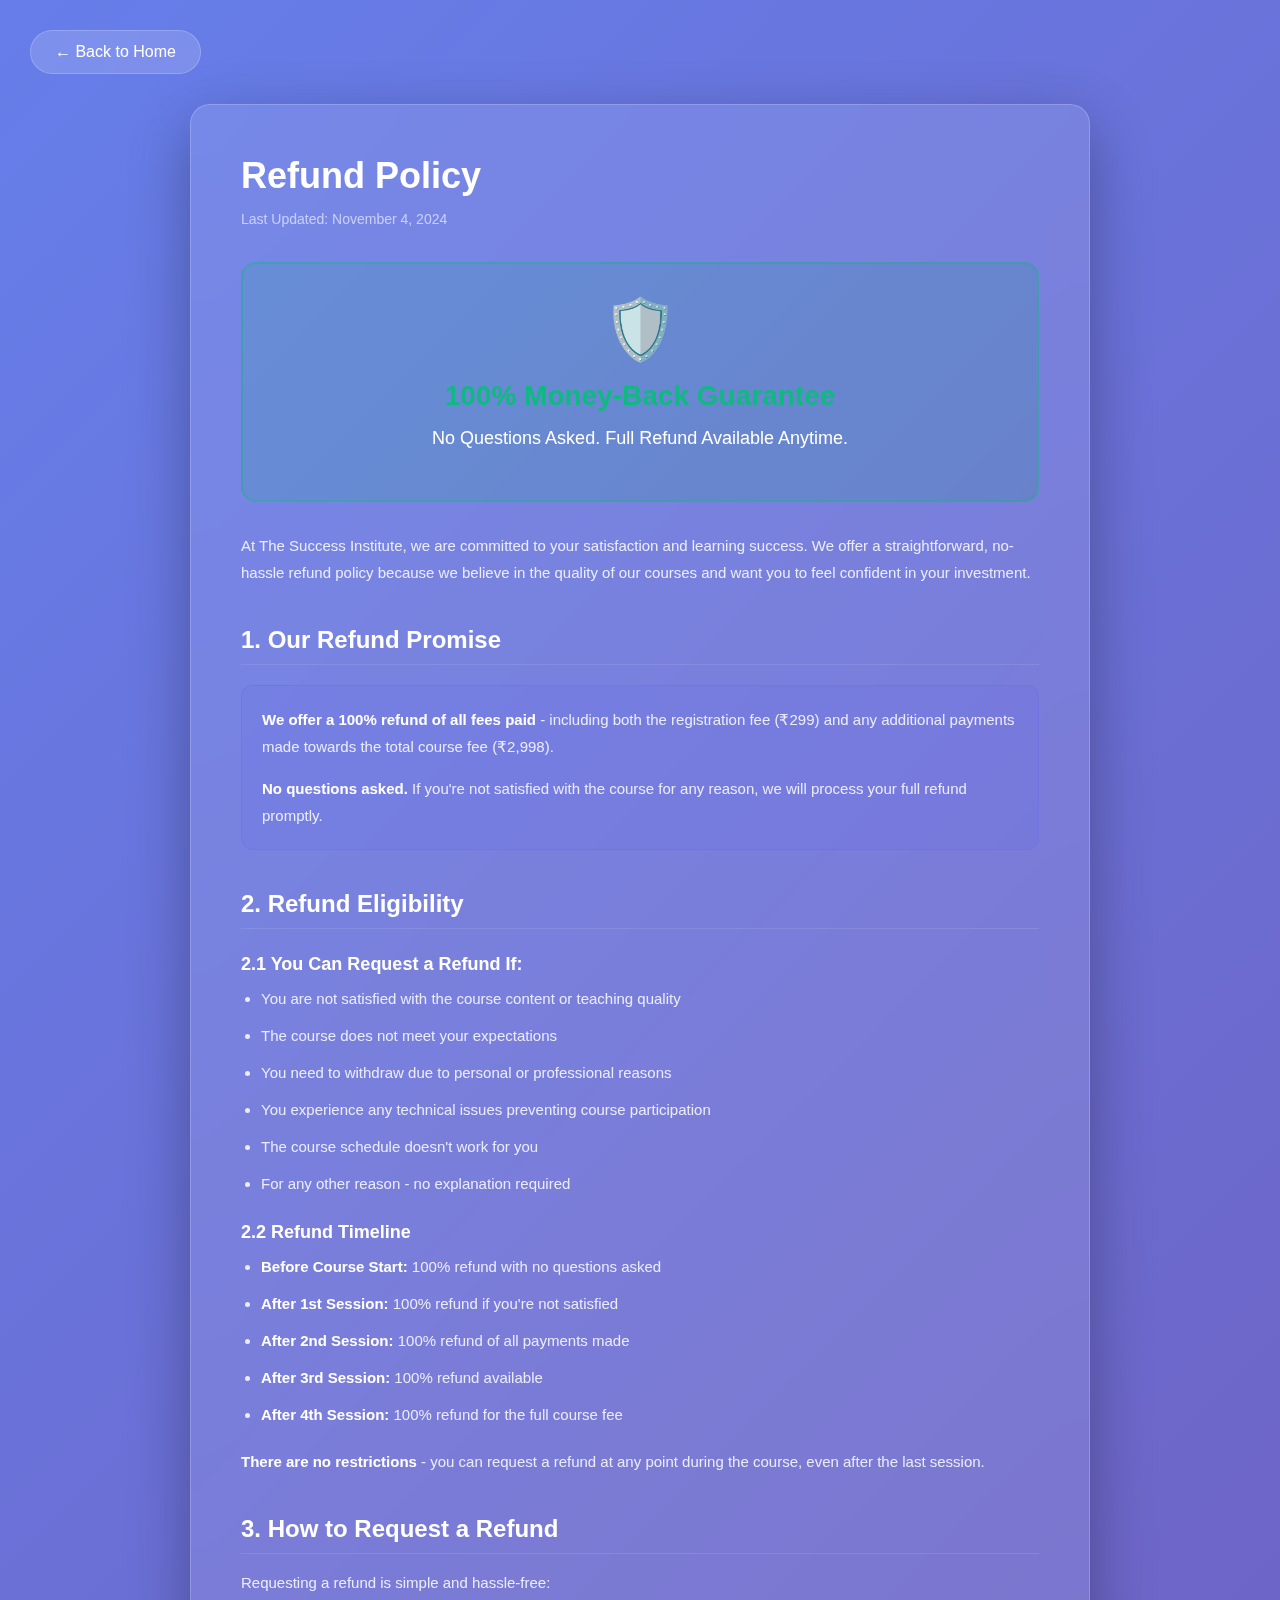
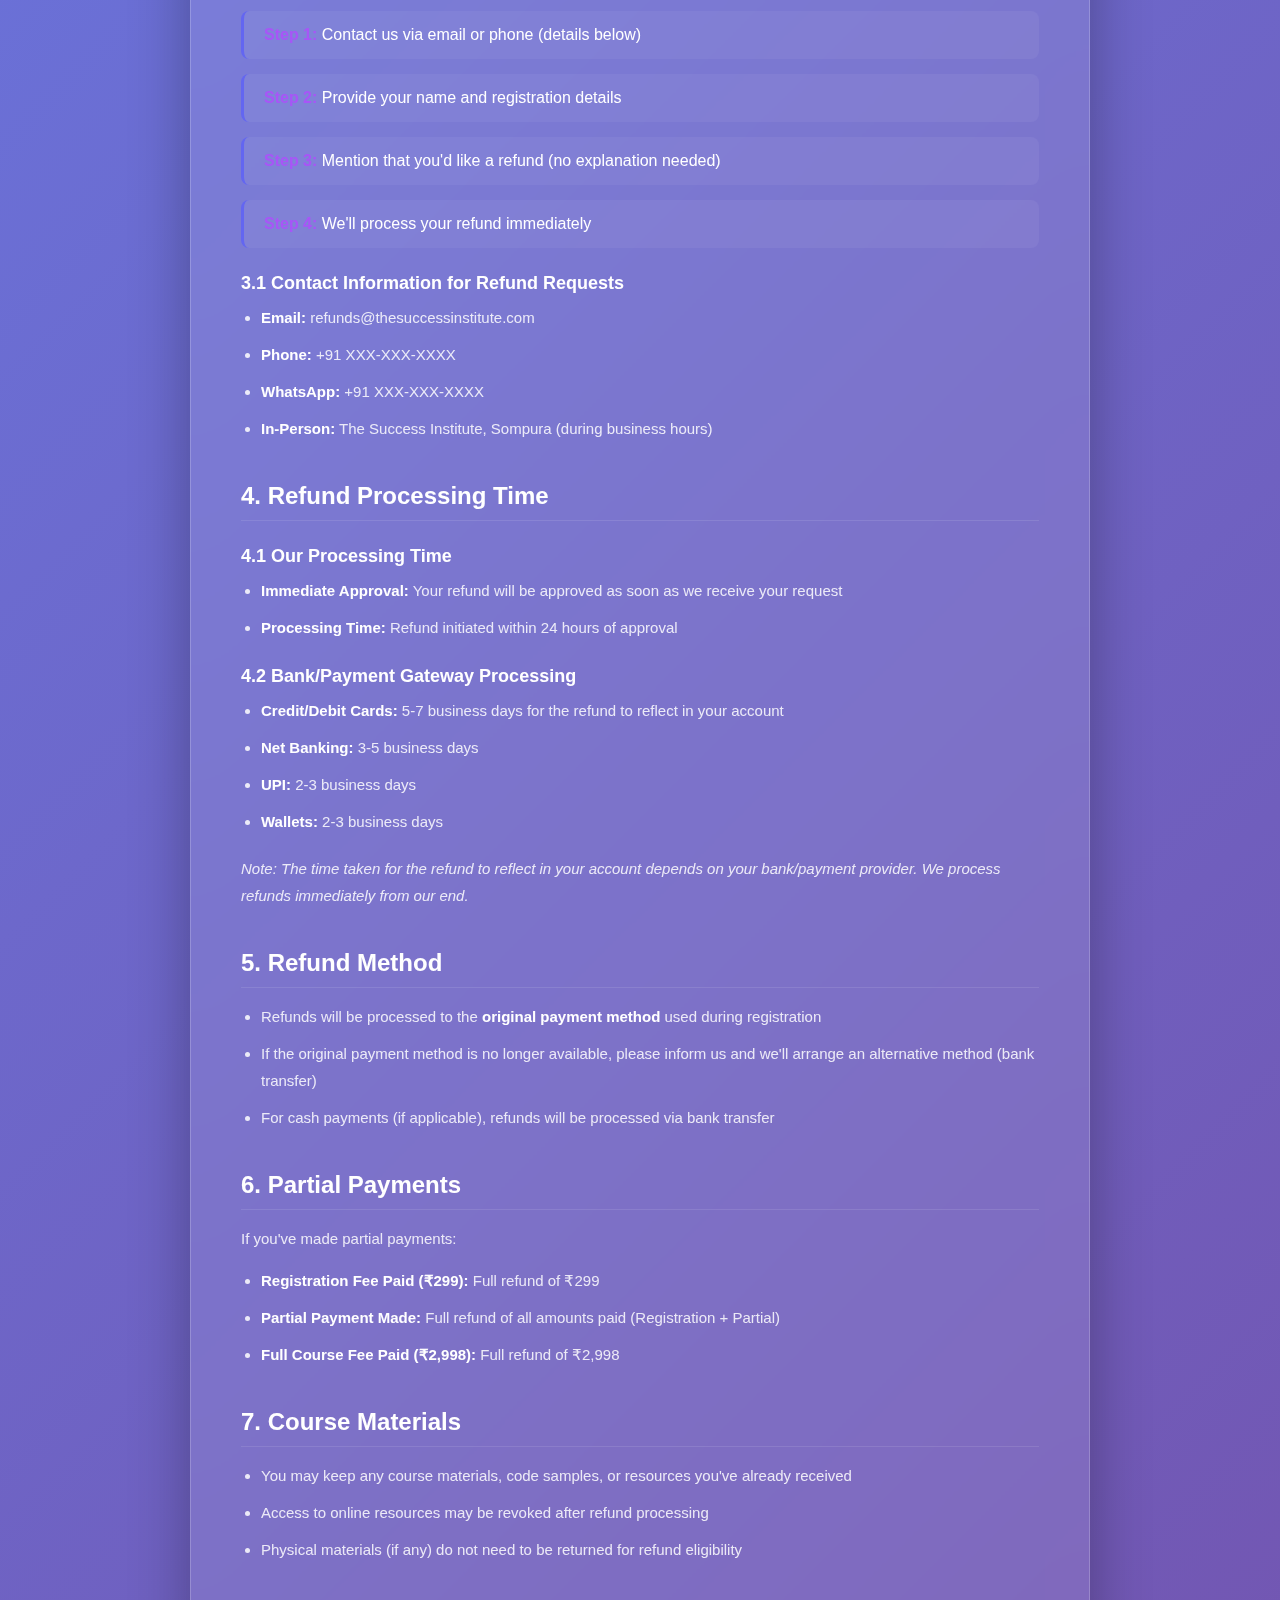
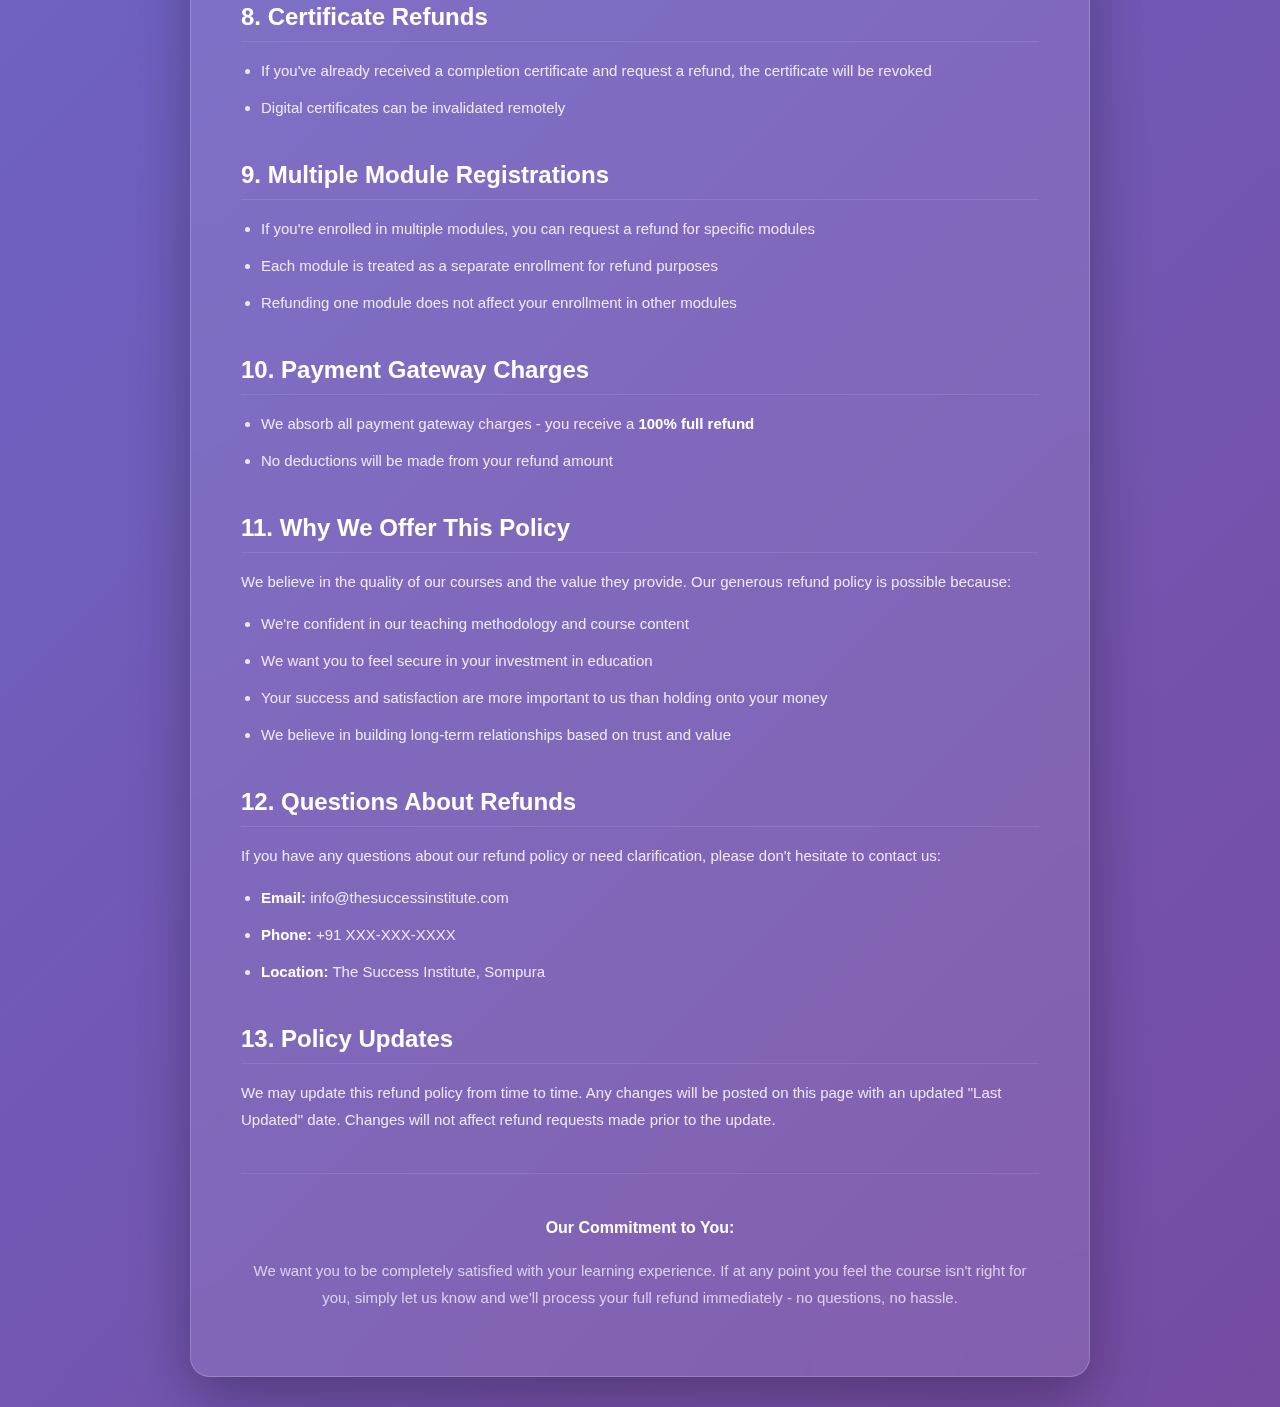
<file: refund-policy.html>
<!doctype html>
<html lang="en">
  <head>
    <meta charset="UTF-8" />
    <meta name="viewport" content="width=device-width, initial-scale=1.0" />
    <title>Refund Policy - The Success Institute</title>
    <link rel="stylesheet" href="/styles/common.css" />
    <style>
      body {
        padding: 30px;
      }

      .page-container {
        max-width: 900px;
        margin: 0 auto;
        background: rgba(255, 255, 255, 0.1);
        backdrop-filter: blur(20px);
        border: 1px solid rgba(255, 255, 255, 0.2);
        border-radius: 20px;
        padding: 50px;
        box-shadow: 0 20px 60px rgba(0, 0, 0, 0.3);
      }

      .back-button {
        background: rgba(255, 255, 255, 0.15);
        backdrop-filter: blur(10px);
        border: 1px solid rgba(255, 255, 255, 0.2);
        color: white;
        padding: 12px 24px;
        border-radius: 25px;
        text-decoration: none;
        display: inline-flex;
        align-items: center;
        gap: 8px;
        margin-bottom: 30px;
        font-weight: 500;
        transition: all 0.3s ease;
      }

      .back-button:hover {
        background: rgba(255, 255, 255, 0.25);
        transform: translateY(-2px);
      }

      h1 {
        font-size: 36px;
        font-weight: 700;
        color: white;
        margin-bottom: 10px;
      }

      .last-updated {
        font-size: 14px;
        color: rgba(255, 255, 255, 0.6);
        margin-bottom: 30px;
      }

      h2 {
        font-size: 24px;
        font-weight: 600;
        color: white;
        margin-top: 40px;
        margin-bottom: 15px;
        padding-bottom: 10px;
        border-bottom: 1px solid rgba(255, 255, 255, 0.1);
      }

      h3 {
        font-size: 18px;
        font-weight: 600;
        color: white;
        margin-top: 25px;
        margin-bottom: 10px;
      }

      p, li {
        font-size: 15px;
        color: rgba(255, 255, 255, 0.85);
        line-height: 1.8;
        margin-bottom: 15px;
      }

      ul, ol {
        margin-left: 20px;
        margin-bottom: 20px;
      }

      li {
        margin-bottom: 10px;
      }

      strong {
        color: white;
        font-weight: 600;
      }

      .guarantee-box {
        background: linear-gradient(135deg, rgba(16, 185, 129, 0.15), rgba(5, 150, 105, 0.15));
        border: 2px solid rgba(16, 185, 129, 0.4);
        border-radius: 15px;
        padding: 30px;
        margin: 30px 0;
        text-align: center;
      }

      .guarantee-icon {
        font-size: 60px;
        margin-bottom: 15px;
      }

      .guarantee-title {
        font-size: 28px;
        font-weight: 700;
        color: #10b981;
        margin-bottom: 10px;
      }

      .guarantee-text {
        font-size: 18px;
        color: white;
      }

      .highlight-box {
        background: rgba(99, 102, 241, 0.1);
        border: 1px solid rgba(99, 102, 241, 0.3);
        border-radius: 12px;
        padding: 20px;
        margin: 20px 0;
      }

      .process-step {
        background: rgba(255, 255, 255, 0.05);
        border-left: 3px solid #6366f1;
        padding: 15px 20px;
        margin: 15px 0;
        border-radius: 8px;
      }

      .process-step strong {
        color: #a855f7;
      }

      @media (max-width: 768px) {
        body {
          padding: 20px;
        }

        .page-container {
          padding: 30px 25px;
        }

        h1 {
          font-size: 28px;
        }

        h2 {
          font-size: 20px;
        }

        .guarantee-icon {
          font-size: 40px;
        }

        .guarantee-title {
          font-size: 22px;
        }
      }
    </style>
  </head>
  <body>
    <a href="/index.html" class="back-button">← Back to Home</a>

    <div class="page-container">
      <h1>Refund Policy</h1>
      <p class="last-updated">Last Updated: November 4, 2024</p>

      <div class="guarantee-box">
        <div class="guarantee-icon">🛡️</div>
        <div class="guarantee-title">100% Money-Back Guarantee</div>
        <p class="guarantee-text">
          No Questions Asked. Full Refund Available Anytime.
        </p>
      </div>

      <p>
        At The Success Institute, we are committed to your satisfaction and
        learning success. We offer a straightforward, no-hassle refund policy
        because we believe in the quality of our courses and want you to feel
        confident in your investment.
      </p>

      <h2>1. Our Refund Promise</h2>

      <div class="highlight-box">
        <p>
          <strong>We offer a 100% refund of all fees paid</strong> - including
          both the registration fee (₹299) and any additional payments made
          towards the total course fee (₹2,998).
        </p>
        <p style="margin-bottom: 0;">
          <strong>No questions asked.</strong> If you're not satisfied with the
          course for any reason, we will process your full refund promptly.
        </p>
      </div>

      <h2>2. Refund Eligibility</h2>

      <h3>2.1 You Can Request a Refund If:</h3>
      <ul>
        <li>You are not satisfied with the course content or teaching quality</li>
        <li>The course does not meet your expectations</li>
        <li>You need to withdraw due to personal or professional reasons</li>
        <li>You experience any technical issues preventing course participation</li>
        <li>The course schedule doesn't work for you</li>
        <li>For any other reason - no explanation required</li>
      </ul>

      <h3>2.2 Refund Timeline</h3>
      <ul>
        <li>
          <strong>Before Course Start:</strong> 100% refund with no questions
          asked
        </li>
        <li>
          <strong>After 1st Session:</strong> 100% refund if you're not
          satisfied
        </li>
        <li>
          <strong>After 2nd Session:</strong> 100% refund of all payments made
        </li>
        <li>
          <strong>After 3rd Session:</strong> 100% refund available
        </li>
        <li>
          <strong>After 4th Session:</strong> 100% refund for the full course
          fee
        </li>
      </ul>

      <p>
        <strong>There are no restrictions</strong> - you can request a refund at
        any point during the course, even after the last session.
      </p>

      <h2>3. How to Request a Refund</h2>

      <p>Requesting a refund is simple and hassle-free:</p>

      <div class="process-step">
        <strong>Step 1:</strong> Contact us via email or phone (details below)
      </div>

      <div class="process-step">
        <strong>Step 2:</strong> Provide your name and registration details
      </div>

      <div class="process-step">
        <strong>Step 3:</strong> Mention that you'd like a refund (no
        explanation needed)
      </div>

      <div class="process-step">
        <strong>Step 4:</strong> We'll process your refund immediately
      </div>

      <h3>3.1 Contact Information for Refund Requests</h3>
      <ul>
        <li><strong>Email:</strong> refunds@thesuccessinstitute.com</li>
        <li><strong>Phone:</strong> +91 XXX-XXX-XXXX</li>
        <li><strong>WhatsApp:</strong> +91 XXX-XXX-XXXX</li>
        <li>
          <strong>In-Person:</strong> The Success Institute, Sompura (during
          business hours)
        </li>
      </ul>

      <h2>4. Refund Processing Time</h2>

      <h3>4.1 Our Processing Time</h3>
      <ul>
        <li>
          <strong>Immediate Approval:</strong> Your refund will be approved as
          soon as we receive your request
        </li>
        <li>
          <strong>Processing Time:</strong> Refund initiated within 24 hours of
          approval
        </li>
      </ul>

      <h3>4.2 Bank/Payment Gateway Processing</h3>
      <ul>
        <li>
          <strong>Credit/Debit Cards:</strong> 5-7 business days for the refund
          to reflect in your account
        </li>
        <li>
          <strong>Net Banking:</strong> 3-5 business days
        </li>
        <li>
          <strong>UPI:</strong> 2-3 business days
        </li>
        <li>
          <strong>Wallets:</strong> 2-3 business days
        </li>
      </ul>

      <p>
        <em
          >Note: The time taken for the refund to reflect in your account depends
          on your bank/payment provider. We process refunds immediately from our
          end.</em
        >
      </p>

      <h2>5. Refund Method</h2>

      <ul>
        <li>
          Refunds will be processed to the <strong>original payment method</strong>
          used during registration
        </li>
        <li>
          If the original payment method is no longer available, please inform
          us and we'll arrange an alternative method (bank transfer)
        </li>
        <li>
          For cash payments (if applicable), refunds will be processed via bank
          transfer
        </li>
      </ul>

      <h2>6. Partial Payments</h2>

      <p>If you've made partial payments:</p>
      <ul>
        <li>
          <strong>Registration Fee Paid (₹299):</strong> Full refund of ₹299
        </li>
        <li>
          <strong>Partial Payment Made:</strong> Full refund of all amounts paid
          (Registration + Partial)
        </li>
        <li>
          <strong>Full Course Fee Paid (₹2,998):</strong> Full refund of
          ₹2,998
        </li>
      </ul>

      <h2>7. Course Materials</h2>

      <ul>
        <li>
          You may keep any course materials, code samples, or resources you've
          already received
        </li>
        <li>Access to online resources may be revoked after refund processing</li>
        <li>
          Physical materials (if any) do not need to be returned for refund
          eligibility
        </li>
      </ul>

      <h2>8. Certificate Refunds</h2>

      <ul>
        <li>
          If you've already received a completion certificate and request a
          refund, the certificate will be revoked
        </li>
        <li>Digital certificates can be invalidated remotely</li>
      </ul>

      <h2>9. Multiple Module Registrations</h2>

      <ul>
        <li>
          If you're enrolled in multiple modules, you can request a refund for
          specific modules
        </li>
        <li>Each module is treated as a separate enrollment for refund purposes</li>
        <li>Refunding one module does not affect your enrollment in other modules</li>
      </ul>

      <h2>10. Payment Gateway Charges</h2>

      <ul>
        <li>
          We absorb all payment gateway charges - you receive a <strong>100% full refund</strong>
        </li>
        <li>No deductions will be made from your refund amount</li>
      </ul>

      <h2>11. Why We Offer This Policy</h2>

      <p>
        We believe in the quality of our courses and the value they provide.
        Our generous refund policy is possible because:
      </p>

      <ul>
        <li>
          We're confident in our teaching methodology and course content
        </li>
        <li>We want you to feel secure in your investment in education</li>
        <li>
          Your success and satisfaction are more important to us than holding
          onto your money
        </li>
        <li>
          We believe in building long-term relationships based on trust and
          value
        </li>
      </ul>

      <h2>12. Questions About Refunds</h2>

      <p>
        If you have any questions about our refund policy or need clarification,
        please don't hesitate to contact us:
      </p>

      <ul>
        <li><strong>Email:</strong> info@thesuccessinstitute.com</li>
        <li><strong>Phone:</strong> +91 XXX-XXX-XXXX</li>
        <li><strong>Location:</strong> The Success Institute, Sompura</li>
      </ul>

      <h2>13. Policy Updates</h2>

      <p>
        We may update this refund policy from time to time. Any changes will be
        posted on this page with an updated "Last Updated" date. Changes will
        not affect refund requests made prior to the update.
      </p>

      <hr
        style="
          border: none;
          border-top: 1px solid rgba(255, 255, 255, 0.1);
          margin: 40px 0;
        "
      />

      <div style="text-align: center; margin-top: 40px;">
        <p style="color: rgba(255, 255, 255, 0.8); font-size: 16px;">
          <strong>Our Commitment to You:</strong>
        </p>
        <p style="color: rgba(255, 255, 255, 0.7);">
          We want you to be completely satisfied with your learning experience.
          If at any point you feel the course isn't right for you, simply let us
          know and we'll process your full refund immediately - no questions, no
          hassle.
        </p>
      </div>
    </div>
  </body>
</html>
</file>
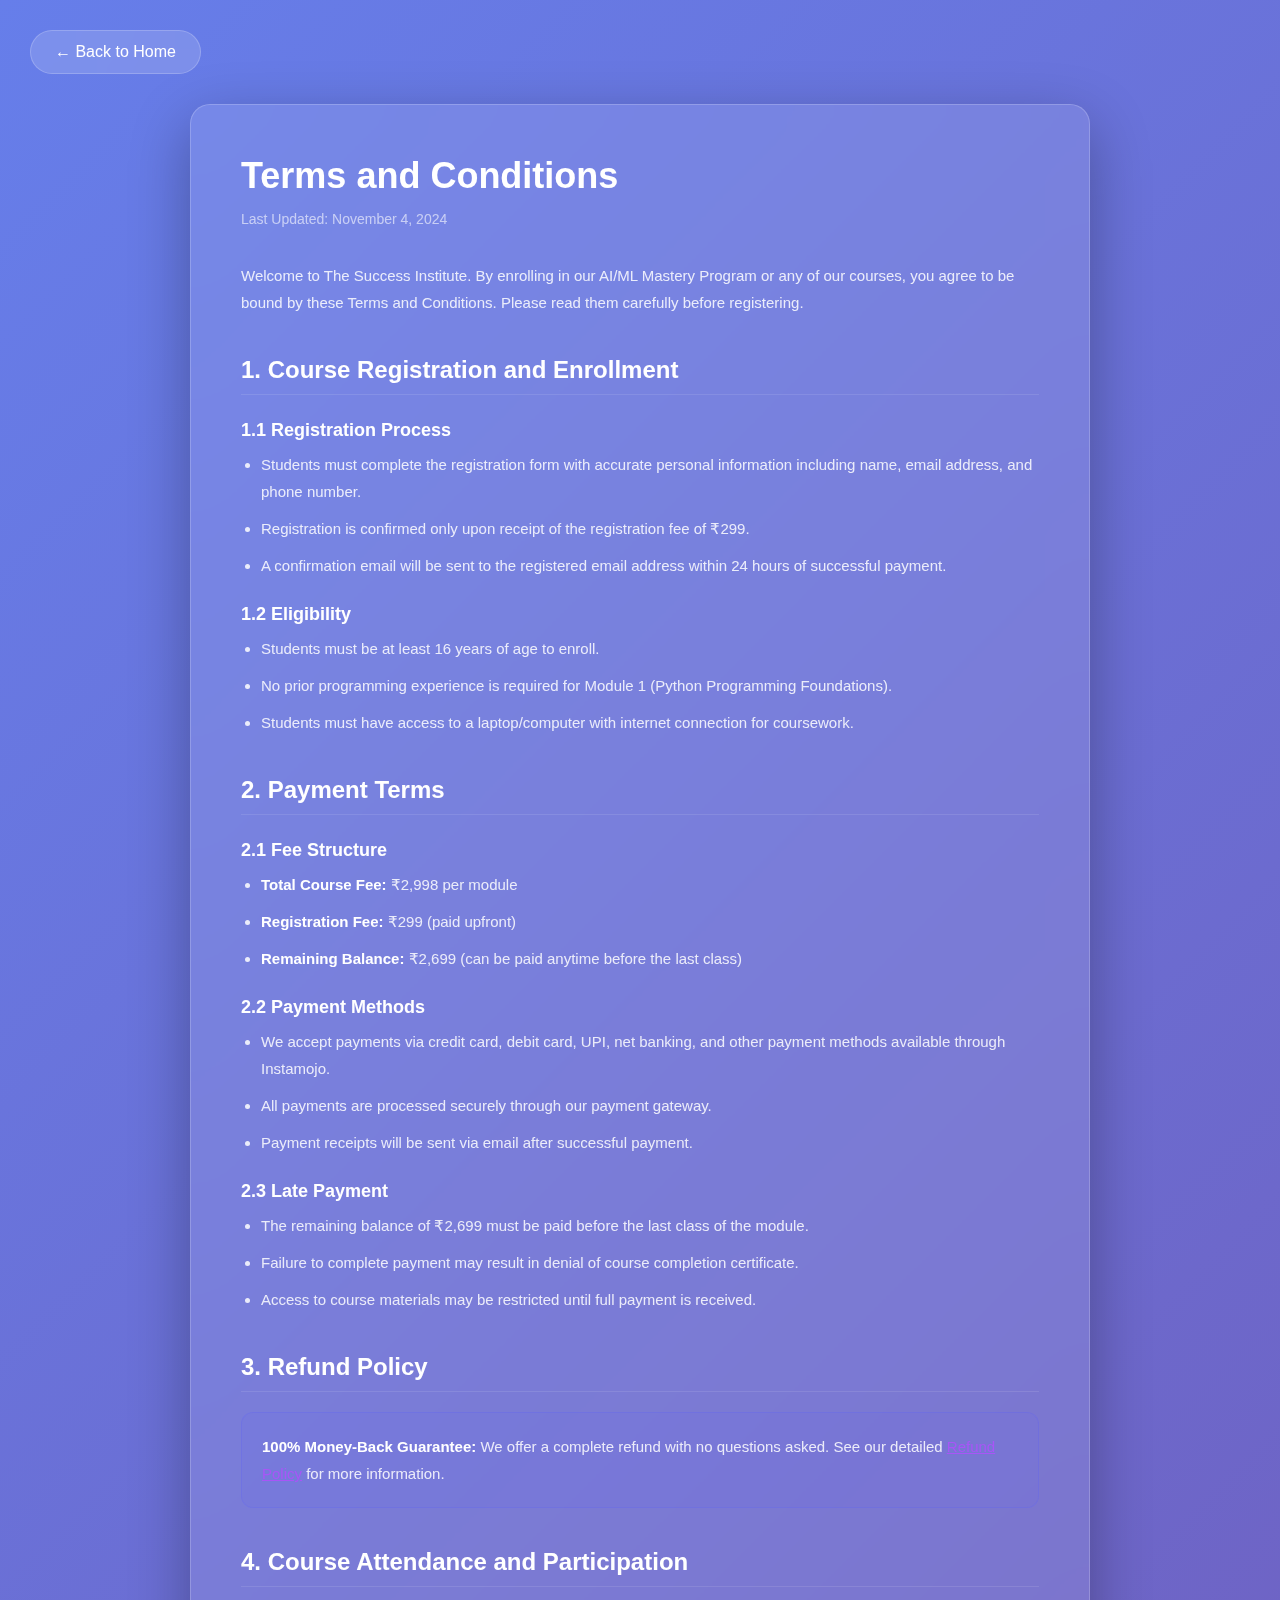
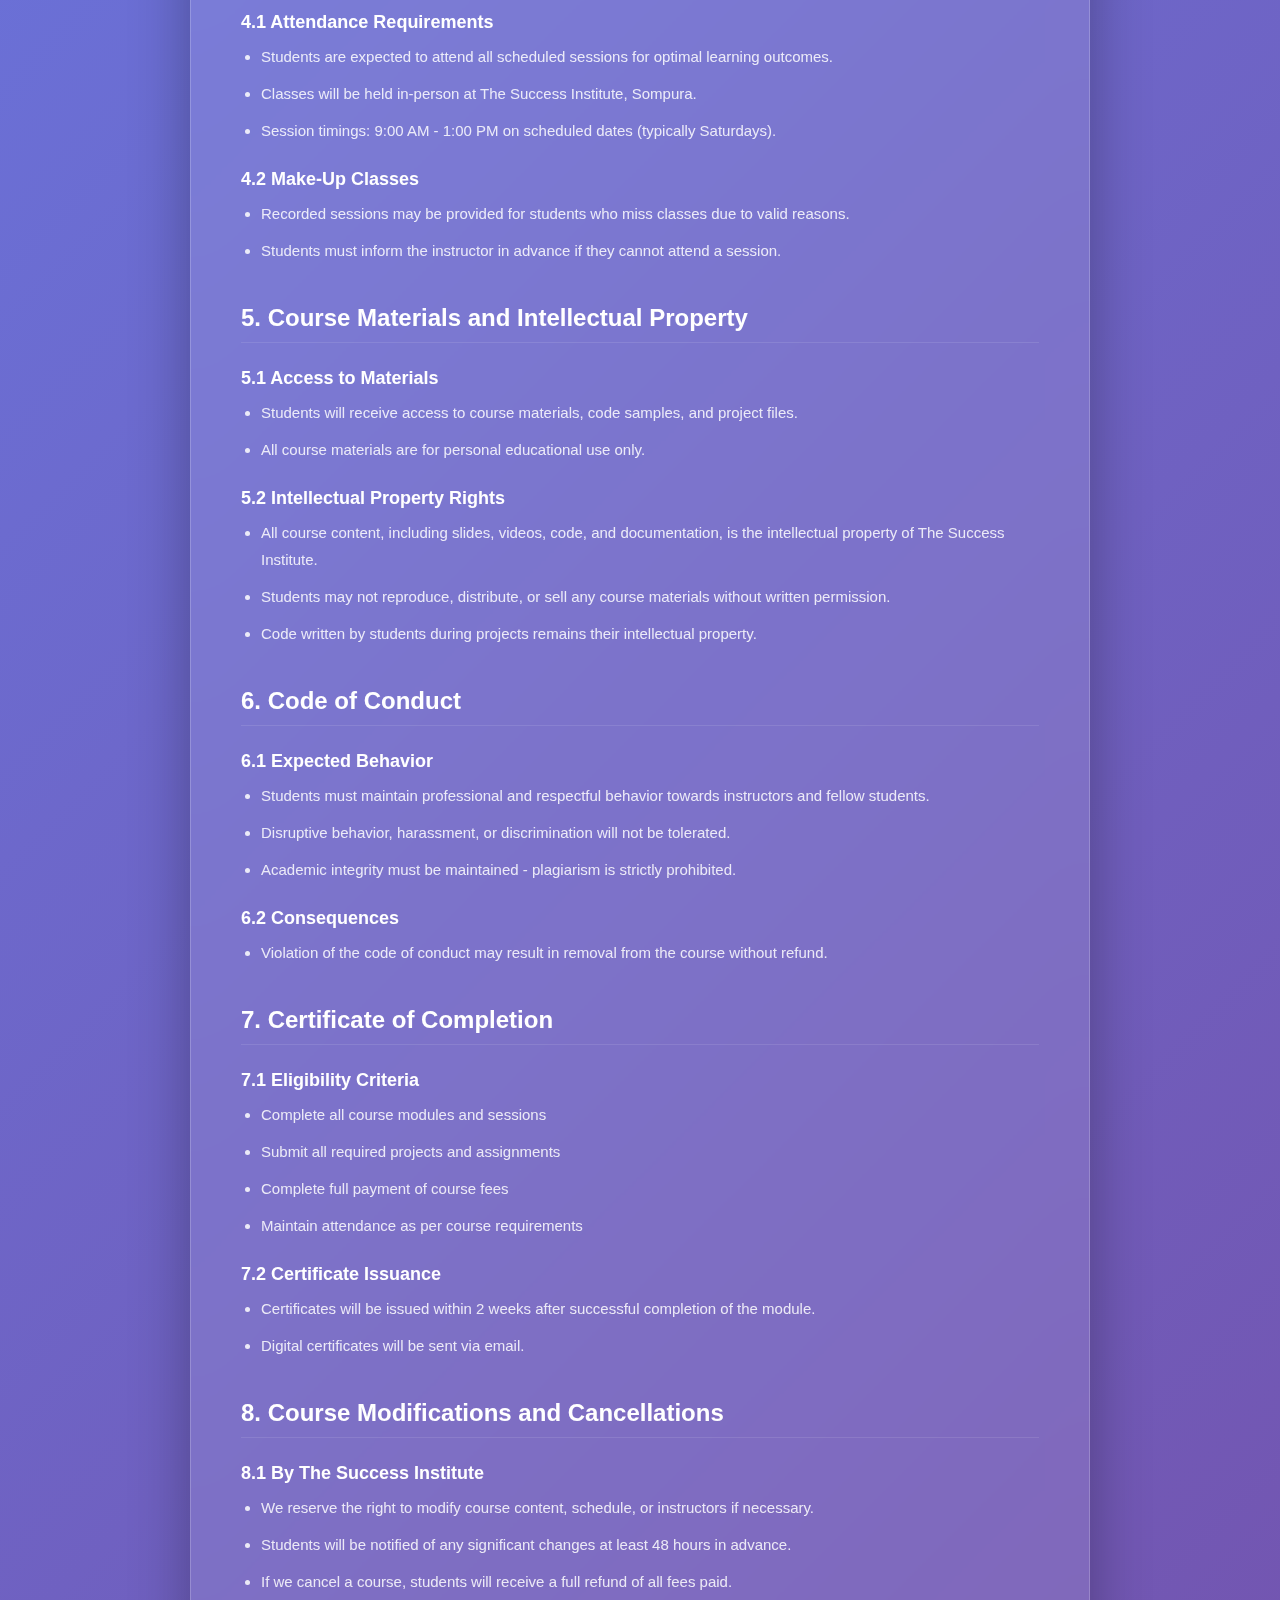
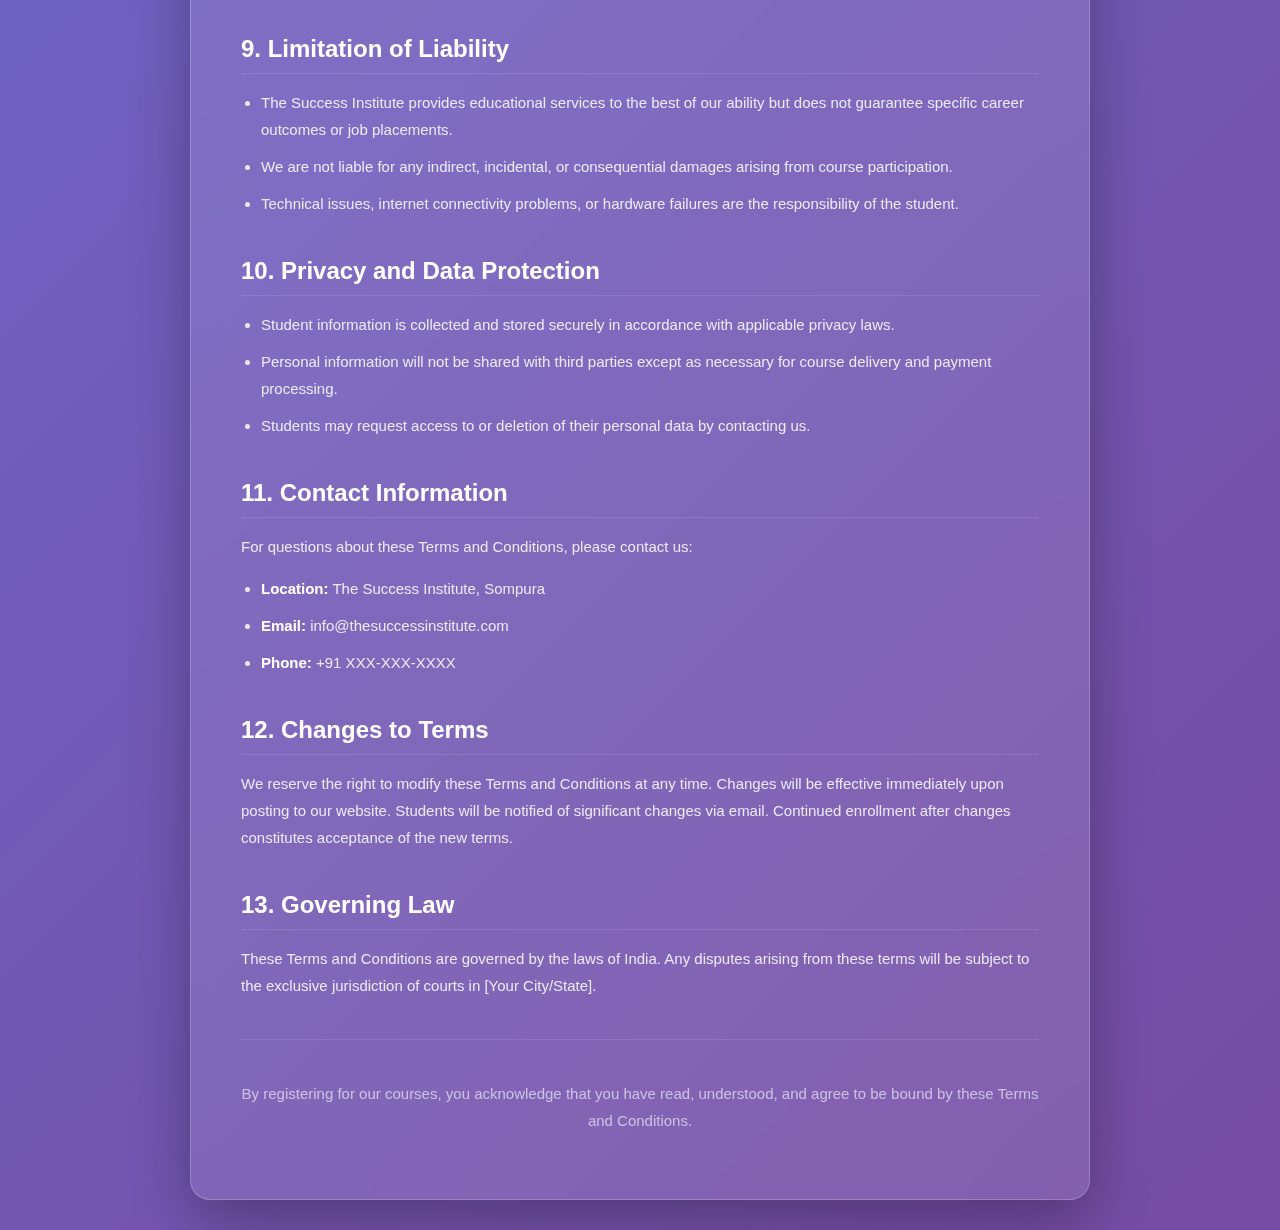
<file: terms.html>
<!doctype html>
<html lang="en">
  <head>
    <meta charset="UTF-8" />
    <meta name="viewport" content="width=device-width, initial-scale=1.0" />
    <title>Terms and Conditions - The Success Institute</title>
    <link rel="stylesheet" href="/styles/common.css" />
    <style>
      body {
        padding: 30px;
      }

      .page-container {
        max-width: 900px;
        margin: 0 auto;
        background: rgba(255, 255, 255, 0.1);
        backdrop-filter: blur(20px);
        border: 1px solid rgba(255, 255, 255, 0.2);
        border-radius: 20px;
        padding: 50px;
        box-shadow: 0 20px 60px rgba(0, 0, 0, 0.3);
      }

      .back-button {
        background: rgba(255, 255, 255, 0.15);
        backdrop-filter: blur(10px);
        border: 1px solid rgba(255, 255, 255, 0.2);
        color: white;
        padding: 12px 24px;
        border-radius: 25px;
        text-decoration: none;
        display: inline-flex;
        align-items: center;
        gap: 8px;
        margin-bottom: 30px;
        font-weight: 500;
        transition: all 0.3s ease;
      }

      .back-button:hover {
        background: rgba(255, 255, 255, 0.25);
        transform: translateY(-2px);
      }

      h1 {
        font-size: 36px;
        font-weight: 700;
        color: white;
        margin-bottom: 10px;
      }

      .last-updated {
        font-size: 14px;
        color: rgba(255, 255, 255, 0.6);
        margin-bottom: 30px;
      }

      h2 {
        font-size: 24px;
        font-weight: 600;
        color: white;
        margin-top: 40px;
        margin-bottom: 15px;
        padding-bottom: 10px;
        border-bottom: 1px solid rgba(255, 255, 255, 0.1);
      }

      h3 {
        font-size: 18px;
        font-weight: 600;
        color: white;
        margin-top: 25px;
        margin-bottom: 10px;
      }

      p, li {
        font-size: 15px;
        color: rgba(255, 255, 255, 0.85);
        line-height: 1.8;
        margin-bottom: 15px;
      }

      ul, ol {
        margin-left: 20px;
        margin-bottom: 20px;
      }

      li {
        margin-bottom: 10px;
      }

      strong {
        color: white;
        font-weight: 600;
      }

      .highlight-box {
        background: rgba(99, 102, 241, 0.1);
        border: 1px solid rgba(99, 102, 241, 0.3);
        border-radius: 12px;
        padding: 20px;
        margin: 20px 0;
      }

      @media (max-width: 768px) {
        body {
          padding: 20px;
        }

        .page-container {
          padding: 30px 25px;
        }

        h1 {
          font-size: 28px;
        }

        h2 {
          font-size: 20px;
        }
      }
    </style>
  </head>
  <body>
    <a href="/index.html" class="back-button">← Back to Home</a>

    <div class="page-container">
      <h1>Terms and Conditions</h1>
      <p class="last-updated">Last Updated: November 4, 2024</p>

      <p>
        Welcome to The Success Institute. By enrolling in our AI/ML Mastery
        Program or any of our courses, you agree to be bound by these Terms and
        Conditions. Please read them carefully before registering.
      </p>

      <h2>1. Course Registration and Enrollment</h2>

      <h3>1.1 Registration Process</h3>
      <ul>
        <li>
          Students must complete the registration form with accurate personal
          information including name, email address, and phone number.
        </li>
        <li>
          Registration is confirmed only upon receipt of the registration fee of
          ₹299.
        </li>
        <li>
          A confirmation email will be sent to the registered email address
          within 24 hours of successful payment.
        </li>
      </ul>

      <h3>1.2 Eligibility</h3>
      <ul>
        <li>Students must be at least 16 years of age to enroll.</li>
        <li>
          No prior programming experience is required for Module 1 (Python
          Programming Foundations).
        </li>
        <li>
          Students must have access to a laptop/computer with internet
          connection for coursework.
        </li>
      </ul>

      <h2>2. Payment Terms</h2>

      <h3>2.1 Fee Structure</h3>
      <ul>
        <li><strong>Total Course Fee:</strong> ₹2,998 per module</li>
        <li><strong>Registration Fee:</strong> ₹299 (paid upfront)</li>
        <li>
          <strong>Remaining Balance:</strong> ₹2,699 (can be paid anytime
          before the last class)
        </li>
      </ul>

      <h3>2.2 Payment Methods</h3>
      <ul>
        <li>
          We accept payments via credit card, debit card, UPI, net banking, and
          other payment methods available through Instamojo.
        </li>
        <li>All payments are processed securely through our payment gateway.</li>
        <li>Payment receipts will be sent via email after successful payment.</li>
      </ul>

      <h3>2.3 Late Payment</h3>
      <ul>
        <li>
          The remaining balance of ₹2,699 must be paid before the last class of
          the module.
        </li>
        <li>
          Failure to complete payment may result in denial of course completion
          certificate.
        </li>
        <li>Access to course materials may be restricted until full payment is received.</li>
      </ul>

      <h2>3. Refund Policy</h2>

      <div class="highlight-box">
        <p style="margin: 0;">
          <strong>100% Money-Back Guarantee:</strong> We offer a complete refund
          with no questions asked. See our detailed
          <a href="/refund-policy.html" style="color: #a855f7; text-decoration: underline;">Refund Policy</a>
          for more information.
        </p>
      </div>

      <h2>4. Course Attendance and Participation</h2>

      <h3>4.1 Attendance Requirements</h3>
      <ul>
        <li>
          Students are expected to attend all scheduled sessions for optimal
          learning outcomes.
        </li>
        <li>
          Classes will be held in-person at The Success Institute, Sompura.
        </li>
        <li>
          Session timings: 9:00 AM - 1:00 PM on scheduled dates (typically
          Saturdays).
        </li>
      </ul>

      <h3>4.2 Make-Up Classes</h3>
      <ul>
        <li>
          Recorded sessions may be provided for students who miss classes due to
          valid reasons.
        </li>
        <li>
          Students must inform the instructor in advance if they cannot attend a
          session.
        </li>
      </ul>

      <h2>5. Course Materials and Intellectual Property</h2>

      <h3>5.1 Access to Materials</h3>
      <ul>
        <li>
          Students will receive access to course materials, code samples, and
          project files.
        </li>
        <li>
          All course materials are for personal educational use only.
        </li>
      </ul>

      <h3>5.2 Intellectual Property Rights</h3>
      <ul>
        <li>
          All course content, including slides, videos, code, and documentation,
          is the intellectual property of The Success Institute.
        </li>
        <li>
          Students may not reproduce, distribute, or sell any course materials
          without written permission.
        </li>
        <li>
          Code written by students during projects remains their intellectual
          property.
        </li>
      </ul>

      <h2>6. Code of Conduct</h2>

      <h3>6.1 Expected Behavior</h3>
      <ul>
        <li>
          Students must maintain professional and respectful behavior towards
          instructors and fellow students.
        </li>
        <li>
          Disruptive behavior, harassment, or discrimination will not be
          tolerated.
        </li>
        <li>
          Academic integrity must be maintained - plagiarism is strictly
          prohibited.
        </li>
      </ul>

      <h3>6.2 Consequences</h3>
      <ul>
        <li>
          Violation of the code of conduct may result in removal from the course
          without refund.
        </li>
      </ul>

      <h2>7. Certificate of Completion</h2>

      <h3>7.1 Eligibility Criteria</h3>
      <ul>
        <li>Complete all course modules and sessions</li>
        <li>Submit all required projects and assignments</li>
        <li>Complete full payment of course fees</li>
        <li>Maintain attendance as per course requirements</li>
      </ul>

      <h3>7.2 Certificate Issuance</h3>
      <ul>
        <li>
          Certificates will be issued within 2 weeks after successful completion
          of the module.
        </li>
        <li>Digital certificates will be sent via email.</li>
      </ul>

      <h2>8. Course Modifications and Cancellations</h2>

      <h3>8.1 By The Success Institute</h3>
      <ul>
        <li>
          We reserve the right to modify course content, schedule, or
          instructors if necessary.
        </li>
        <li>
          Students will be notified of any significant changes at least 48 hours
          in advance.
        </li>
        <li>
          If we cancel a course, students will receive a full refund of all fees
          paid.
        </li>
      </ul>

      <h2>9. Limitation of Liability</h2>

      <ul>
        <li>
          The Success Institute provides educational services to the best of our
          ability but does not guarantee specific career outcomes or job
          placements.
        </li>
        <li>
          We are not liable for any indirect, incidental, or consequential
          damages arising from course participation.
        </li>
        <li>
          Technical issues, internet connectivity problems, or hardware failures
          are the responsibility of the student.
        </li>
      </ul>

      <h2>10. Privacy and Data Protection</h2>

      <ul>
        <li>
          Student information is collected and stored securely in accordance
          with applicable privacy laws.
        </li>
        <li>
          Personal information will not be shared with third parties except as
          necessary for course delivery and payment processing.
        </li>
        <li>
          Students may request access to or deletion of their personal data by
          contacting us.
        </li>
      </ul>

      <h2>11. Contact Information</h2>

      <p>For questions about these Terms and Conditions, please contact us:</p>
      <ul>
        <li><strong>Location:</strong> The Success Institute, Sompura</li>
        <li><strong>Email:</strong> info@thesuccessinstitute.com</li>
        <li><strong>Phone:</strong> +91 XXX-XXX-XXXX</li>
      </ul>

      <h2>12. Changes to Terms</h2>

      <p>
        We reserve the right to modify these Terms and Conditions at any time.
        Changes will be effective immediately upon posting to our website.
        Students will be notified of significant changes via email. Continued
        enrollment after changes constitutes acceptance of the new terms.
      </p>

      <h2>13. Governing Law</h2>

      <p>
        These Terms and Conditions are governed by the laws of India. Any
        disputes arising from these terms will be subject to the exclusive
        jurisdiction of courts in [Your City/State].
      </p>

      <hr style="border: none; border-top: 1px solid rgba(255, 255, 255, 0.1); margin: 40px 0;" />

      <p style="text-align: center; color: rgba(255, 255, 255, 0.6);">
        By registering for our courses, you acknowledge that you have read,
        understood, and agree to be bound by these Terms and Conditions.
      </p>
    </div>
  </body>
</html>
</file>
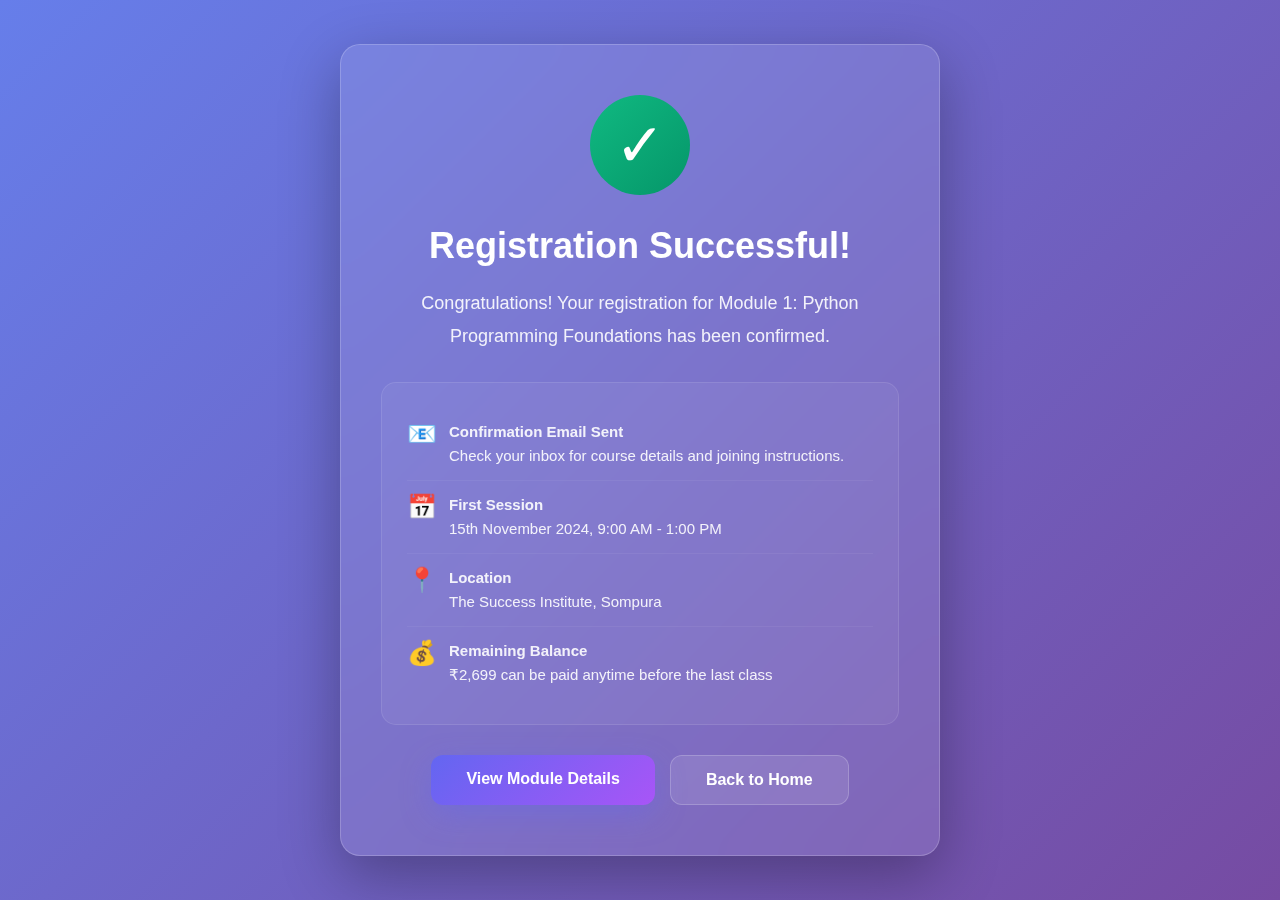
<file: courses/tsi/success.html>
<!doctype html>
<html lang="en">
  <head>
    <meta charset="UTF-8" />
    <meta name="viewport" content="width=device-width, initial-scale=1.0" />
    <title>Registration Successful - AI/ML Mastery Program</title>
    <link rel="stylesheet" href="/styles/common.css" />
    <style>
      body {
        display: flex;
        align-items: center;
        justify-content: center;
        min-height: 100vh;
        padding: 20px;
      }

      .success-container {
        max-width: 600px;
        text-align: center;
        background: rgba(255, 255, 255, 0.1);
        backdrop-filter: blur(20px);
        border: 1px solid rgba(255, 255, 255, 0.2);
        border-radius: 20px;
        padding: 50px 40px;
        box-shadow: 0 20px 60px rgba(0, 0, 0, 0.3);
      }

      .success-icon {
        width: 100px;
        height: 100px;
        background: linear-gradient(135deg, #10b981, #059669);
        border-radius: 50%;
        display: flex;
        align-items: center;
        justify-content: center;
        font-size: 60px;
        color: white;
        margin: 0 auto 30px;
        animation: successPop 0.6s cubic-bezier(0.68, -0.55, 0.265, 1.55);
      }

      @keyframes successPop {
        0% {
          transform: scale(0);
          opacity: 0;
        }
        50% {
          transform: scale(1.1);
        }
        100% {
          transform: scale(1);
          opacity: 1;
        }
      }

      .success-title {
        font-size: 36px;
        font-weight: 700;
        color: white;
        margin-bottom: 20px;
      }

      .success-message {
        font-size: 18px;
        color: rgba(255, 255, 255, 0.9);
        line-height: 1.8;
        margin-bottom: 30px;
      }

      .info-box {
        background: rgba(255, 255, 255, 0.05);
        border: 1px solid rgba(255, 255, 255, 0.1);
        border-radius: 15px;
        padding: 25px;
        margin-bottom: 30px;
        text-align: left;
      }

      .info-item {
        display: flex;
        align-items: start;
        gap: 12px;
        padding: 12px 0;
        border-bottom: 1px solid rgba(255, 255, 255, 0.05);
      }

      .info-item:last-child {
        border-bottom: none;
      }

      .info-icon {
        font-size: 24px;
        flex-shrink: 0;
      }

      .info-text {
        flex: 1;
        font-size: 15px;
        color: rgba(255, 255, 255, 0.9);
        line-height: 1.6;
      }

      .action-buttons {
        display: flex;
        gap: 15px;
        flex-wrap: wrap;
        justify-content: center;
      }

      .btn {
        padding: 15px 35px;
        border-radius: 12px;
        font-size: 16px;
        font-weight: 600;
        text-decoration: none;
        transition: all 0.3s ease;
        cursor: pointer;
      }

      .btn-primary {
        background: linear-gradient(135deg, #6366f1, #a855f7);
        color: white;
        box-shadow: 0 10px 30px rgba(99, 102, 241, 0.4);
      }

      .btn-primary:hover {
        transform: translateY(-2px);
        box-shadow: 0 15px 40px rgba(99, 102, 241, 0.5);
      }

      .btn-secondary {
        background: rgba(255, 255, 255, 0.1);
        border: 1px solid rgba(255, 255, 255, 0.2);
        color: white;
      }

      .btn-secondary:hover {
        background: rgba(255, 255, 255, 0.15);
        transform: translateY(-2px);
      }

      @media (max-width: 768px) {
        .success-container {
          padding: 40px 30px;
        }

        .success-title {
          font-size: 28px;
        }

        .success-message {
          font-size: 16px;
        }

        .action-buttons {
          flex-direction: column;
        }

        .btn {
          width: 100%;
        }
      }
    </style>
  </head>
  <body>
    <div class="success-container">
      <div class="success-icon">✓</div>
      <h1 class="success-title">Registration Successful!</h1>
      <p class="success-message">
        Congratulations! Your registration for Module 1: Python Programming
        Foundations has been confirmed.
      </p>

      <div class="info-box">
        <div class="info-item">
          <div class="info-icon">📧</div>
          <div class="info-text">
            <strong>Confirmation Email Sent</strong><br />
            Check your inbox for course details and joining instructions.
          </div>
        </div>
        <div class="info-item">
          <div class="info-icon">📅</div>
          <div class="info-text">
            <strong>First Session</strong><br />
            15th November 2024, 9:00 AM - 1:00 PM
          </div>
        </div>
        <div class="info-item">
          <div class="info-icon">📍</div>
          <div class="info-text">
            <strong>Location</strong><br />
            The Success Institute, Sompura
          </div>
        </div>
        <div class="info-item">
          <div class="info-icon">💰</div>
          <div class="info-text">
            <strong>Remaining Balance</strong><br />
            ₹2,699 can be paid anytime before the last class
          </div>
        </div>
      </div>

      <div class="action-buttons">
        <a href="1.html" class="btn btn-primary">View Module Details</a>
        <a href="../../index.html" class="btn btn-secondary">Back to Home</a>
      </div>
    </div>
  </body>
</html>
</file>
<file: style.css>
* {
    margin: 0;
    padding: 0;
    box-sizing: border-box;
}

body {
    font-family: -apple-system, BlinkMacSystemFont, 'Segoe UI', Roboto, 'Helvetica Neue', sans-serif;
    background: linear-gradient(135deg, #667eea 0%, #764ba2 100%);
    min-height: 100vh;
    display: flex;
    align-items: center;
    justify-content: center;
    color: #ffffff;
    overflow: hidden;
}

.container {
    text-align: center;
    max-width: 500px;
    padding: 2rem;
    animation: fadeInUp 1s ease-out;
}

.profile-photo {
    width: 200px;
    height: 200px;
    border-radius: 50%;
    background: rgba(255, 255, 255, 0.2);
    backdrop-filter: blur(20px);
    border: 4px solid rgba(255, 255, 255, 0.3);
    margin: 0 auto 2rem;
    display: flex;
    align-items: center;
    justify-content: center;
    font-size: 4rem;
    font-weight: 300;
    box-shadow: 0 20px 40px rgba(0, 0, 0, 0.2);
    transition: all 0.3s cubic-bezier(0.4, 0, 0.2, 1);
    background-image: url('pic.png');
    background-size: cover;
    background-position: center-top;
    background-blend-mode: overlay;
}

.profile-photo:hover {
    transform: translateY(-5px);
    box-shadow: 0 30px 60px rgba(0, 0, 0, 0.3);
}

.name {
    font-size: 2.5rem;
    font-weight: 300;
    margin-bottom: 1rem;
    letter-spacing: -0.5px;
    opacity: 0;
    animation: fadeInUp 1s ease-out 0.2s forwards;
}

.bio {
    font-size: 1.1rem;
    line-height: 1.6;
    color: rgba(255, 255, 255, 0.9);
    margin-bottom: 3rem;
    font-weight: 300;
    max-width: 400px;
    margin-left: auto;
    margin-right: auto;
    opacity: 0;
    animation: fadeInUp 1s ease-out 0.4s forwards;
}

.social-links {
    display: flex;
    justify-content: center;
    gap: 2rem;
    opacity: 0;
    animation: fadeInUp 1s ease-out 0.6s forwards;
}

.social-link {
    display: inline-flex;
    align-items: center;
    justify-content: center;
    width: 60px;
    height: 60px;
    background: rgba(255, 255, 255, 0.15);
    backdrop-filter: blur(10px);
    border: 1px solid rgba(255, 255, 255, 0.2);
    border-radius: 50%;
    color: #ffffff;
    text-decoration: none;
    font-size: 2rem;
    transition: all 0.3s cubic-bezier(0.4, 0, 0.2, 1);
    flex: 0 0 auto;
}

.social-link:hover {
    transform: translateY(-3px);
    background: rgba(255, 255, 255, 0.25);
    box-shadow: 0 15px 35px rgba(0, 0, 0, 0.2);
}

/* Alternative gradient backgrounds */
body.variant-1 {
    background: linear-gradient(135deg, #ff9a9e 0%, #fecfef 50%, #fecfef 100%);
}

body.variant-2 {
    background: linear-gradient(135deg, #a8edea 0%, #fed6e3 100%);
}

body.variant-3 {
    background: linear-gradient(135deg, #667eea 0%, #764ba2 100%);
}

body.variant-4 {
    background: linear-gradient(135deg, #ffecd2 0%, #fcb69f 100%);
}

body.variant-5 {
    background: linear-gradient(135deg, #a3bded 0%, #6991c7 100%);
}

/* Animations */
@keyframes fadeInUp {
    from {
        opacity: 0;
        transform: translateY(30px);
    }
    to {
        opacity: 1;
        transform: translateY(0);
    }
}

/* Floating particles animation */
.particle {
    position: absolute;
    width: 4px;
    height: 4px;
    background: rgba(255, 255, 255, 0.6);
    border-radius: 50%;
    opacity: 0;
    animation: float 6s infinite ease-in-out;
}

.particle:nth-child(1) {
    left: 10%;
    animation-delay: 0s;
}

.particle:nth-child(2) {
    left: 30%;
    animation-delay: 1s;
}

.particle:nth-child(3) {
    left: 50%;
    animation-delay: 2s;
}

.particle:nth-child(4) {
    left: 70%;
    animation-delay: 3s;
}

.particle:nth-child(5) {
    left: 90%;
    animation-delay: 4s;
}

/* .particle:nth-child(6) { */
/*     left: 60%; */
/*     animation-delay: 5s; */
/* } */

@keyframes float {
    0%, 100% {
        transform: translateY(100vh);
        opacity: 0;
    }
    10%, 90% {
        opacity: 1;
    }
    50% {
        transform: translateY(-10vh);
    }
}

/* Mobile responsive */
@media (max-width: 600px) {
    .container {
        padding: 1rem;
    }

    .profile-photo {
        width: 150px;
        height: 150px;
        font-size: 3rem;
    }

    .name {
        font-size: 2rem;
    }

    .bio {
        font-size: 1rem;
        margin-bottom: 2rem;
    }

    .social-links {
        gap: 1.5rem;
    }

    .social-link {
        width: 50px;
        height: 50px;
        font-size: 1.2rem;
    }
}

/* Dark mode alternative */
@media (prefers-color-scheme: dark) {
    body {
        background: linear-gradient(135deg, #1a1a2e 0%, #16213e 50%, #0f3460 100%);
    }
}
</file>
<file: styles/common.css>
/* ============================================
   CSS VARIABLES - Define once, use everywhere
   ============================================ */
:root {
  /* Colors */
  --gradient-primary: linear-gradient(135deg, #667eea 0%, #764ba2 100%);
  --white: #ffffff;
  --glass-bg: rgba(255, 255, 255, 0.1);
  --glass-bg-hover: rgba(255, 255, 255, 0.15);
  --glass-bg-active: rgba(255, 255, 255, 0.25);
  --glass-border: rgba(255, 255, 255, 0.2);

  /* Spacing */
  --spacing-sm: 1rem;
  --spacing-md: 2rem;
  --spacing-lg: 4rem;

  /* Typography */
  --font-family:
    -apple-system, BlinkMacSystemFont, "Segoe UI", Roboto, "Helvetica Neue",
    sans-serif;

  /* Effects */
  --blur-amount: blur(20px);
  --transition-smooth: all 0.3s cubic-bezier(0.4, 0, 0.2, 1);
  --shadow-md: 0 20px 40px rgba(0, 0, 0, 0.3);
}

/* ============================================
   BASE STYLES
   ============================================ */
* {
  margin: 0;
  padding: 0;
  box-sizing: border-box;
}

body {
  font-family: var(--font-family);
  background: var(--gradient-primary);
  min-height: 100vh;
  color: var(--white);
  overflow-x: hidden;
}

/* ============================================
   REUSABLE COMPONENTS
   ============================================ */

/* Home Button - Used across multiple pages */
.home-button {
  position: fixed;
  top: var(--spacing-md);
  left: var(--spacing-md);
  width: 50px;
  height: 50px;
  background: var(--glass-bg-hover);
  backdrop-filter: var(--blur-amount);
  border: 1px solid var(--glass-border);
  border-radius: 50%;
  display: flex;
  align-items: center;
  justify-content: center;
  color: var(--white);
  text-decoration: none;
  font-size: 1.5rem;
  transition: var(--transition-smooth);
  z-index: 100;
}

.home-button:hover {
  transform: translateY(-3px);
  background: var(--glass-bg-active);
  box-shadow: 0 15px 35px rgba(0, 0, 0, 0.2);
}

/* Glass Card - Reusable glass morphism card */
.glass-card {
  background: var(--glass-bg);
  backdrop-filter: var(--blur-amount);
  border: 1px solid var(--glass-border);
  border-radius: 20px;
  transition: var(--transition-smooth);
}

.glass-card:hover {
  background: var(--glass-bg-hover);
  transform: translateY(-5px);
  box-shadow: var(--shadow-md);
}

/* Badge Component */
.badge {
  display: inline-block;
  padding: 0.4rem 0.8rem;
  border-radius: 20px;
  font-size: 0.75rem;
  font-weight: 600;
  background: var(--glass-bg-hover);
  backdrop-filter: blur(10px);
  border: 1px solid var(--glass-border);
}

.badge.live {
  background: rgba(239, 68, 68, 0.9);
  animation: pulse 2s ease-in-out infinite;
}

/* ============================================
   ANIMATIONS - Shared across all pages
   ============================================ */
@keyframes fadeInUp {
  from {
    opacity: 0;
    transform: translateY(30px);
  }
  to {
    opacity: 1;
    transform: translateY(0);
  }
}

@keyframes pulse {
  0%,
  100% {
    transform: scale(1);
  }
  50% {
    transform: scale(1.05);
  }
}

@keyframes blink {
  0%,
  100% {
    opacity: 1;
  }
  50% {
    opacity: 0.3;
  }
}

/* ============================================
   RESPONSIVE - Mobile adjustments
   ============================================ */
@media (max-width: 768px) {
  .home-button {
    top: var(--spacing-sm);
    left: var(--spacing-sm);
    width: 45px;
    height: 45px;
  }
}
</file>
